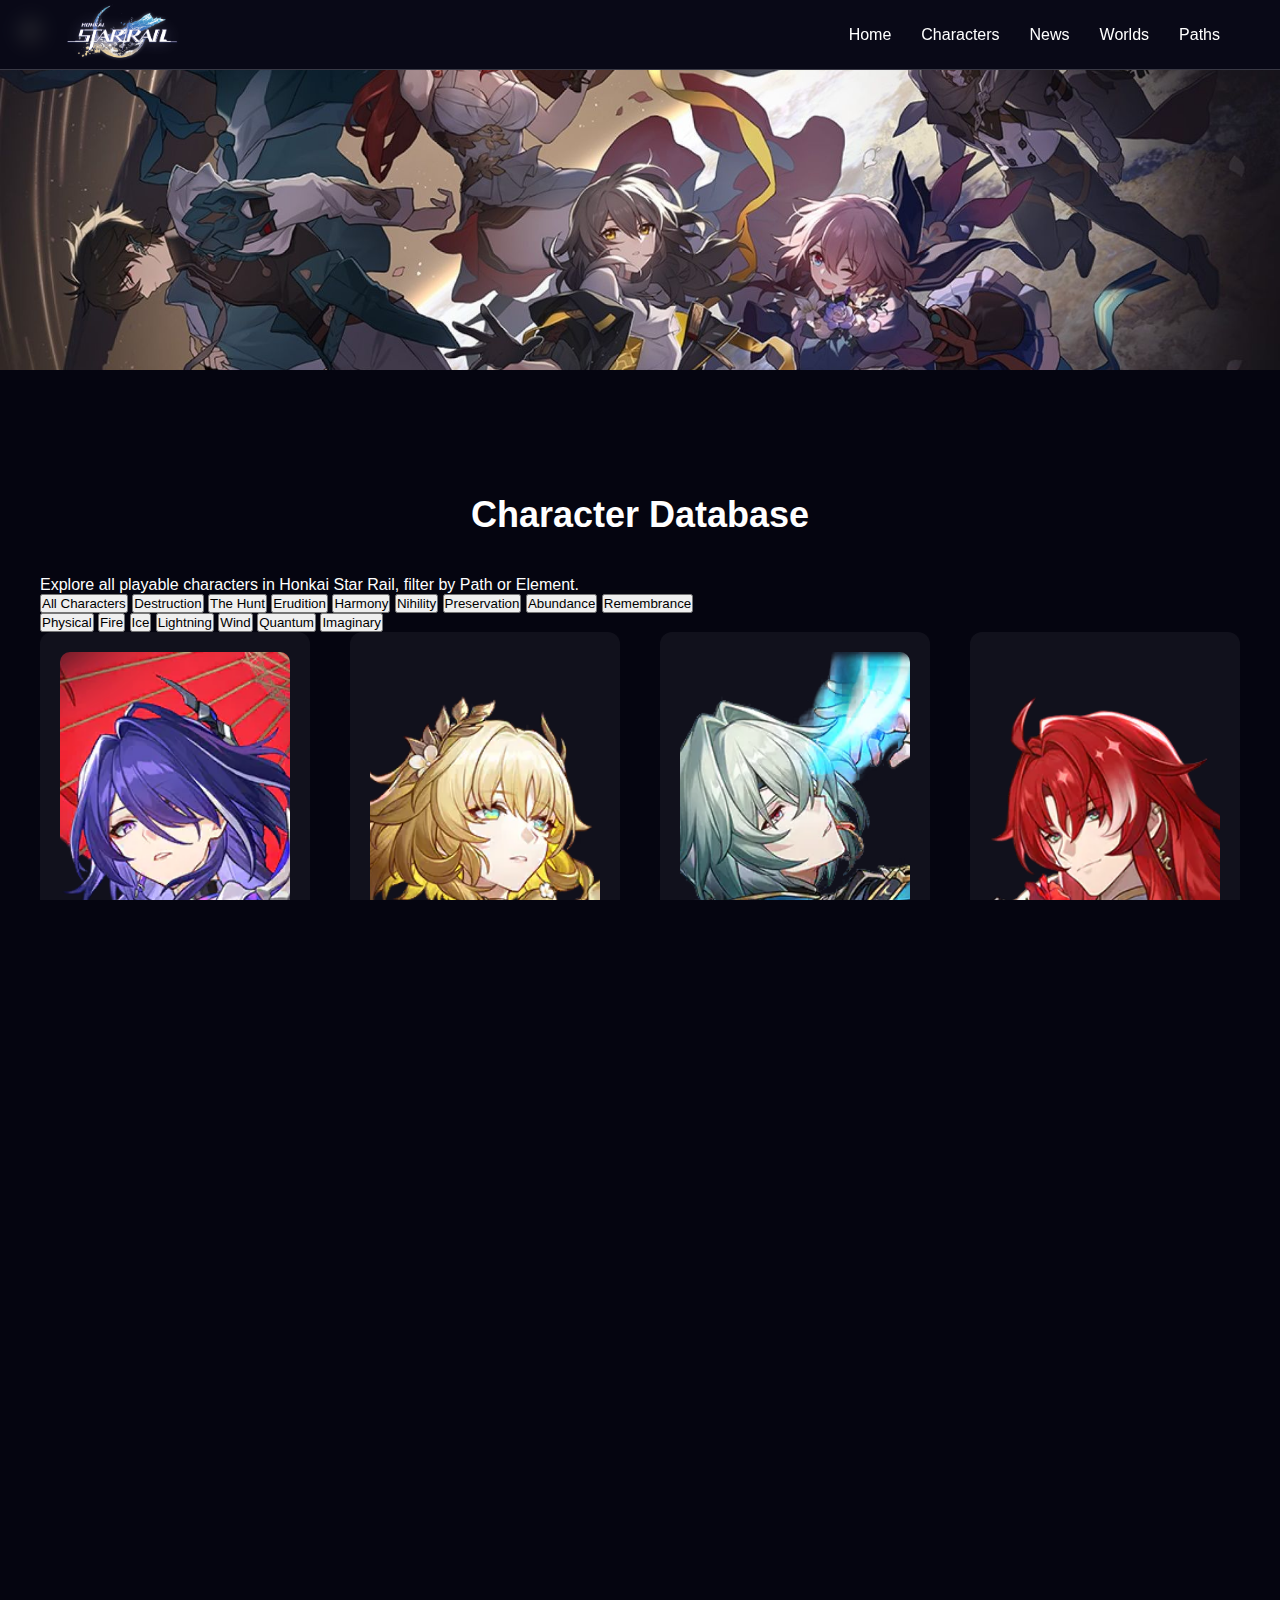
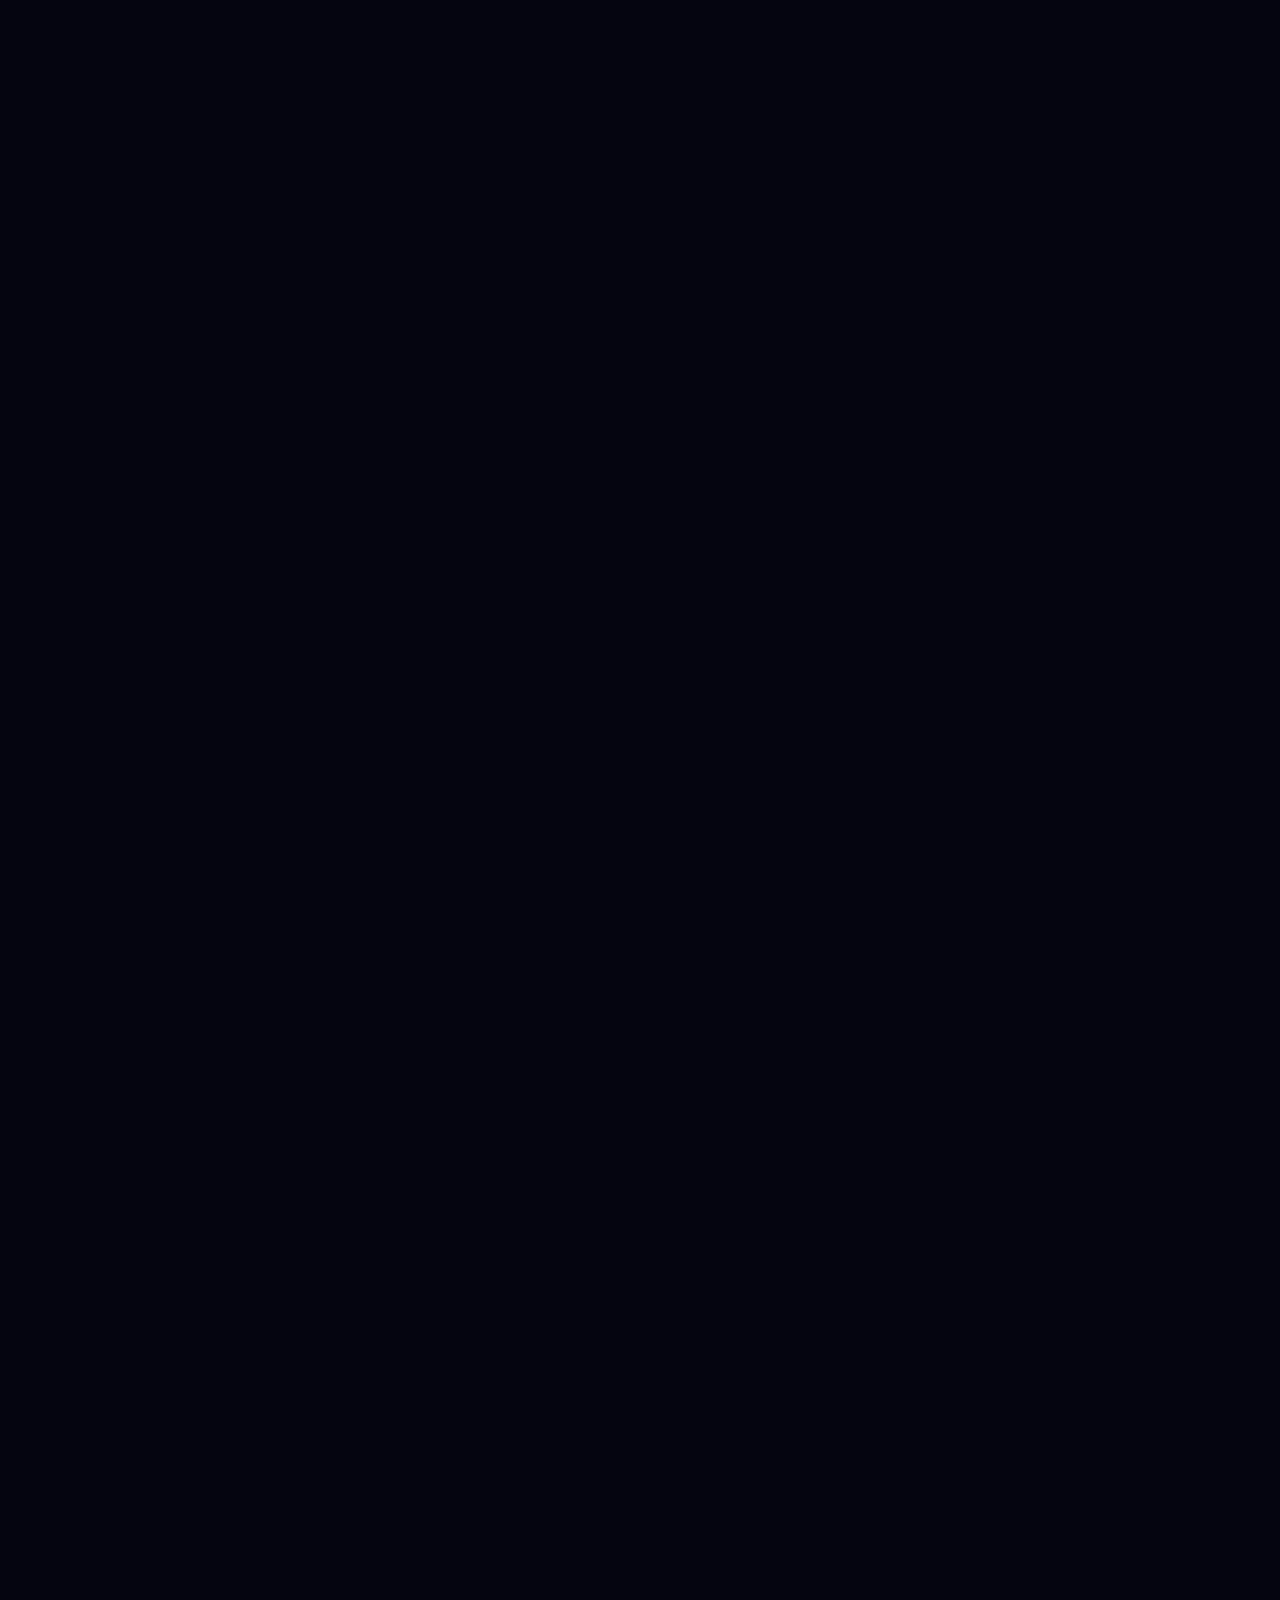
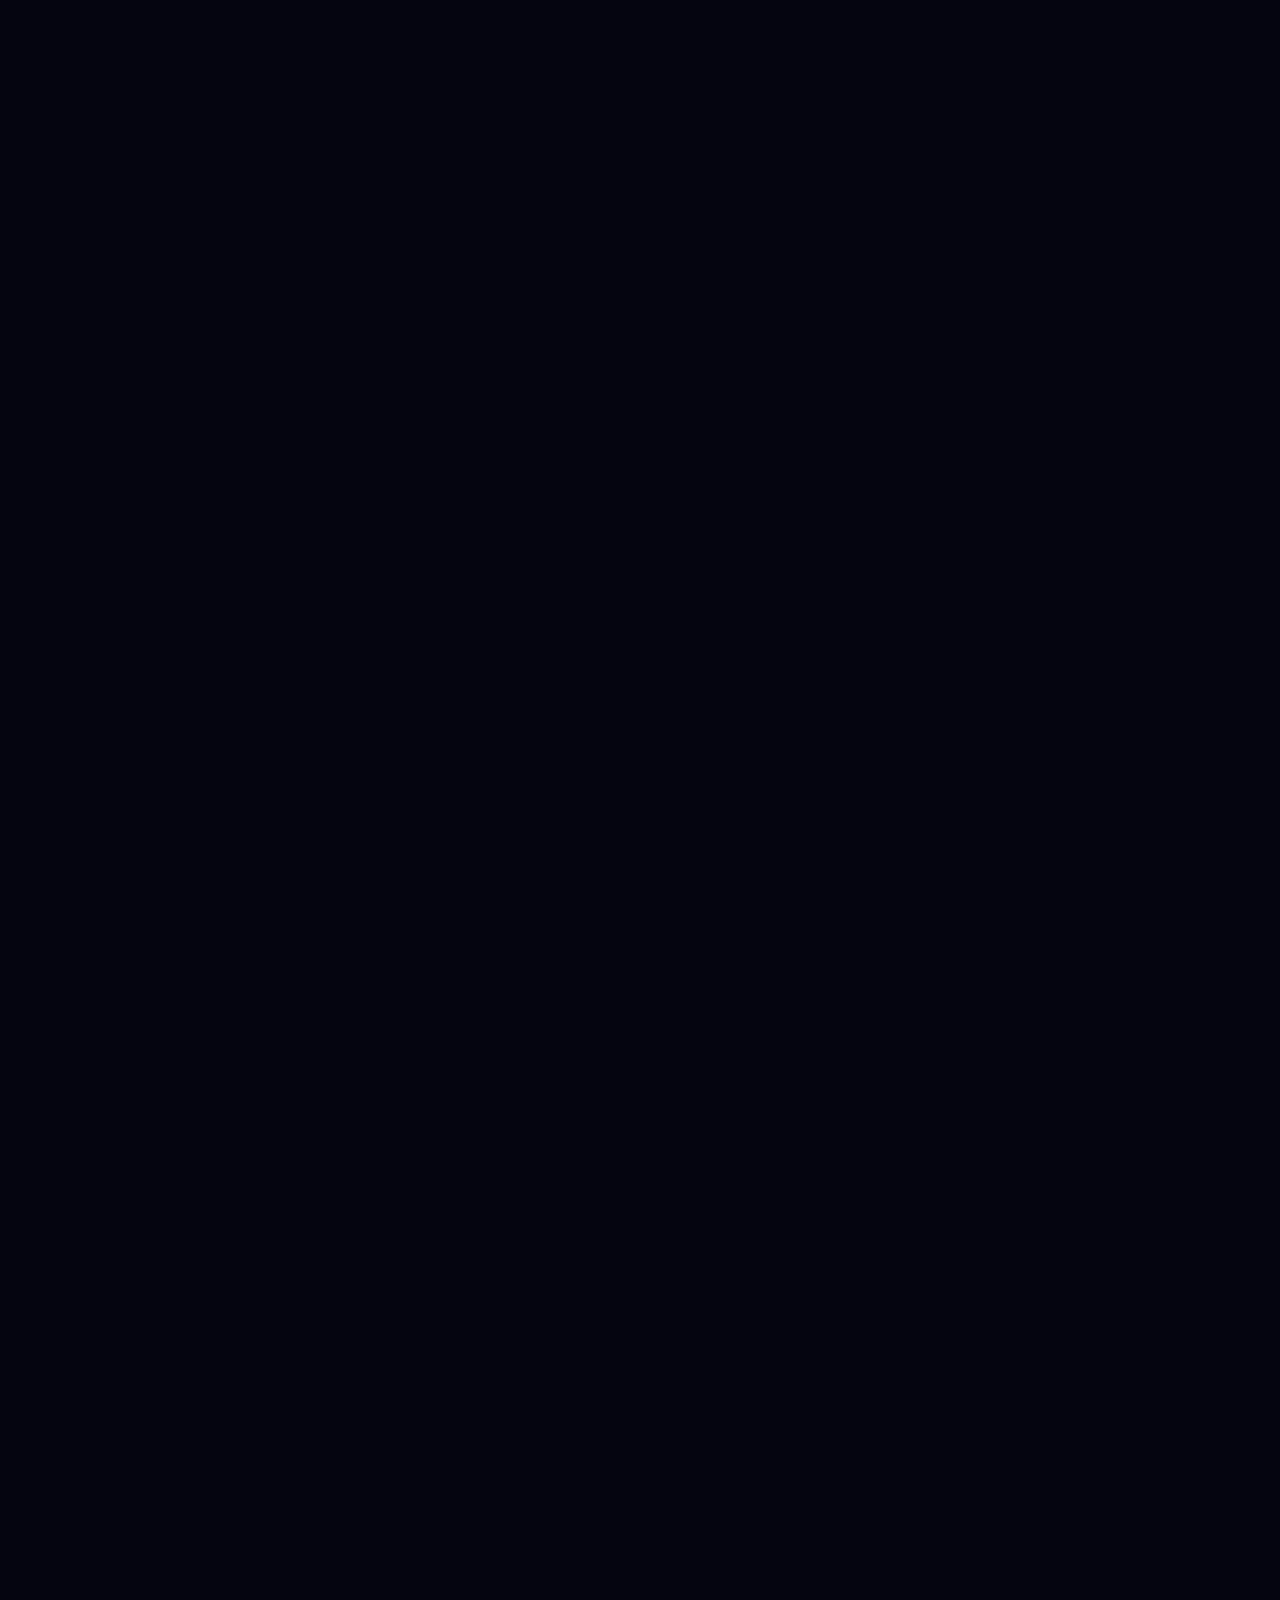
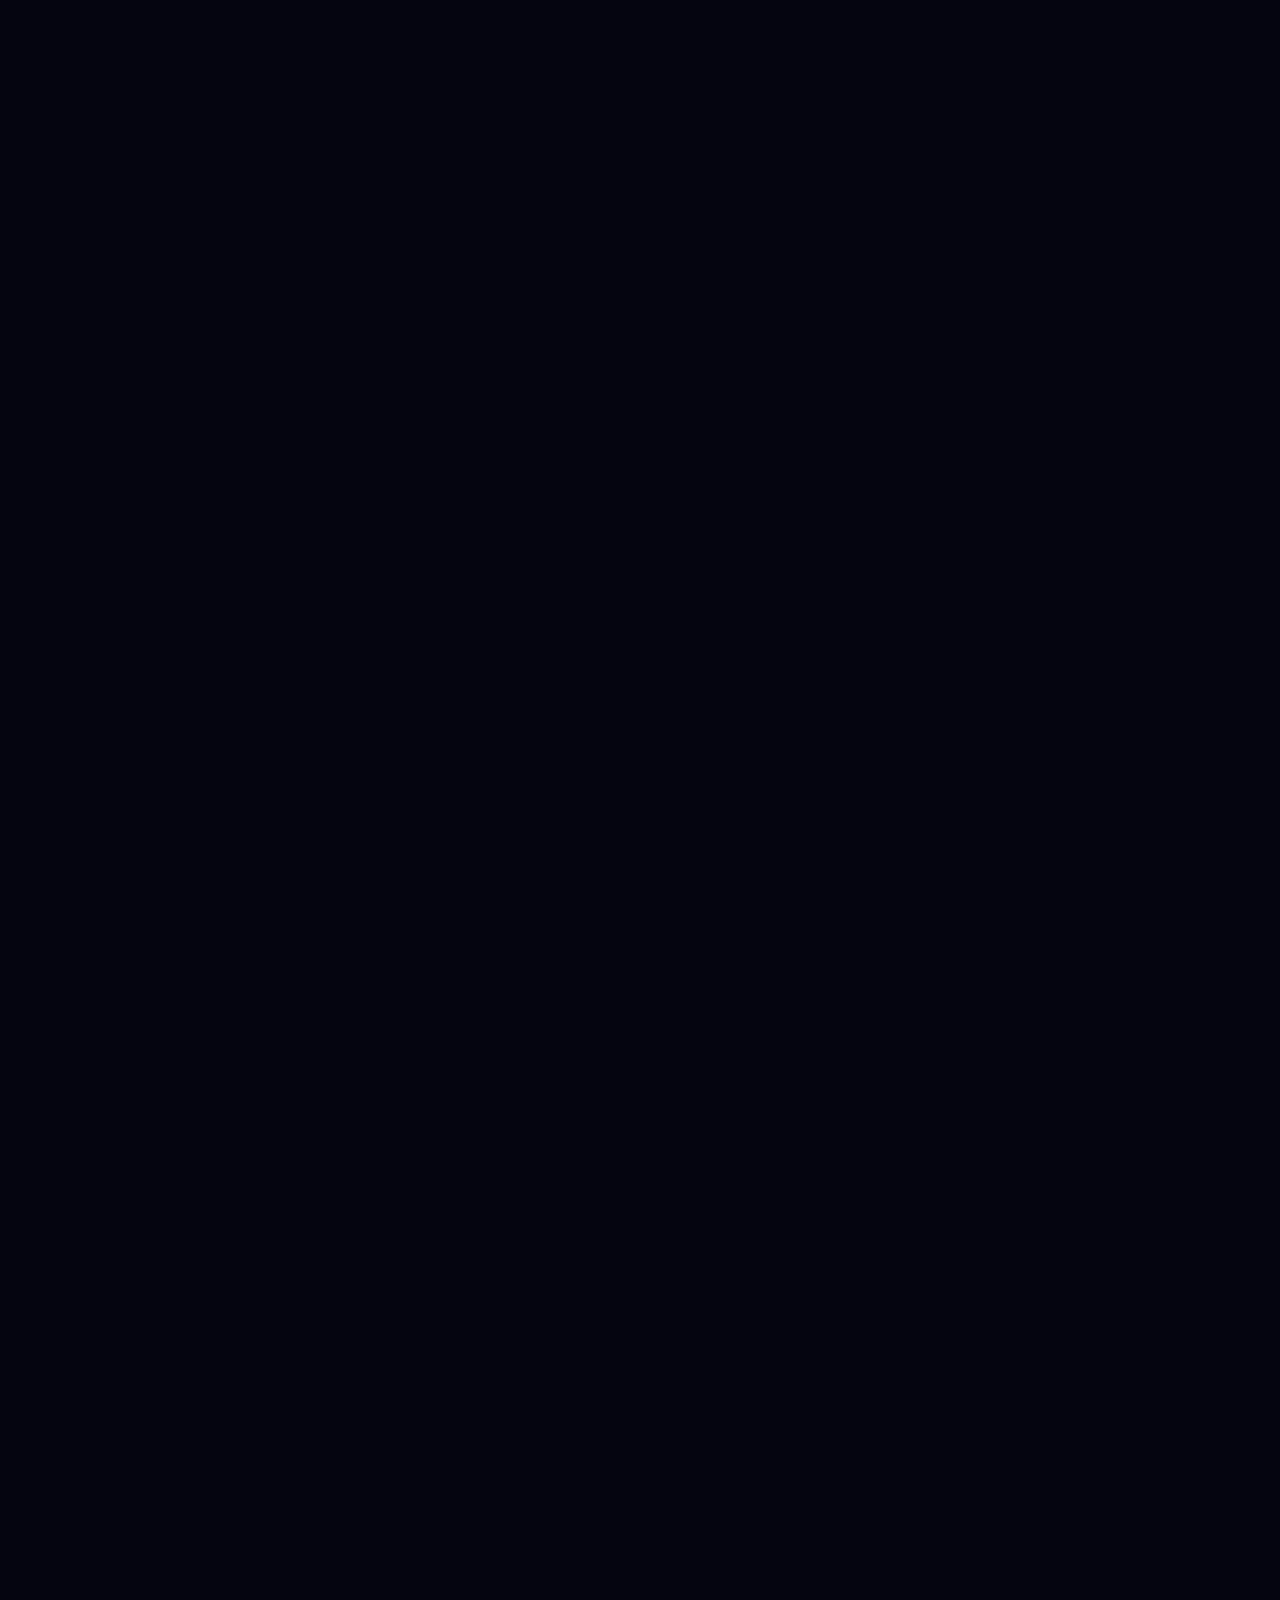
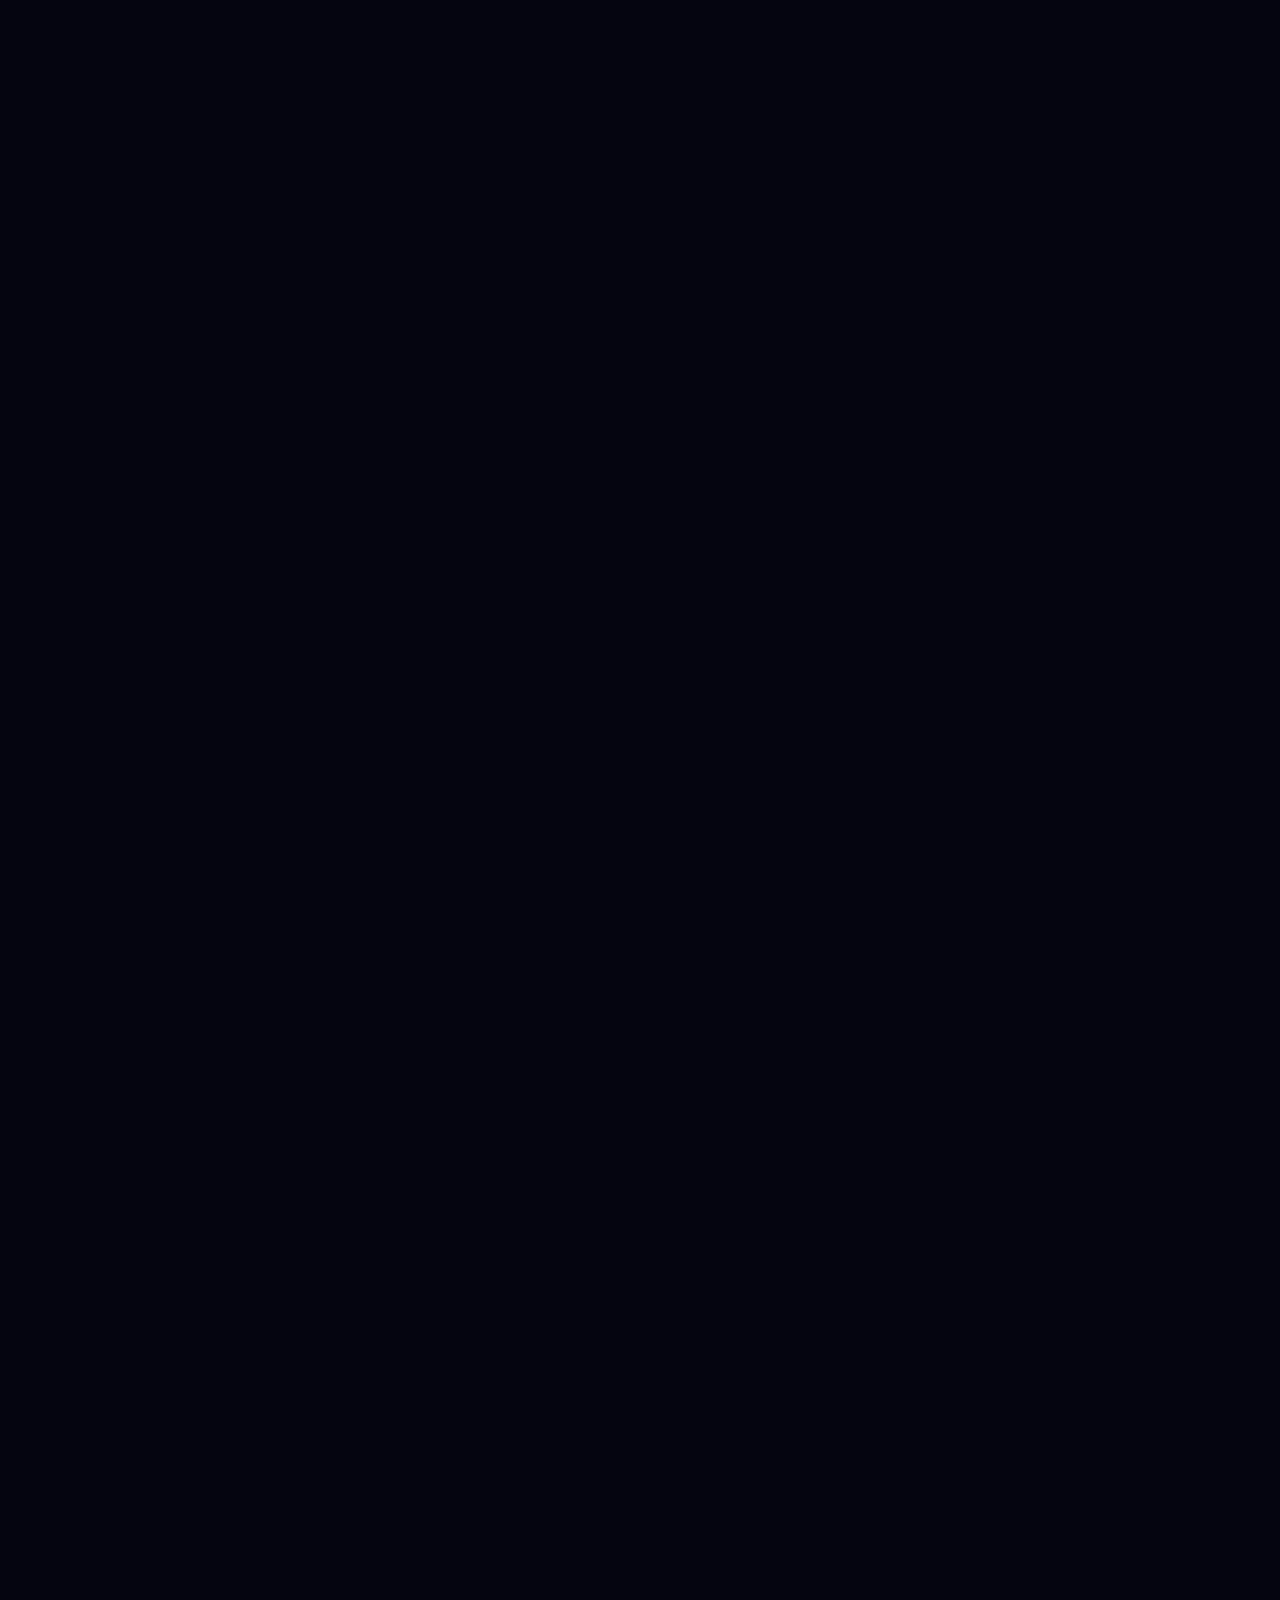
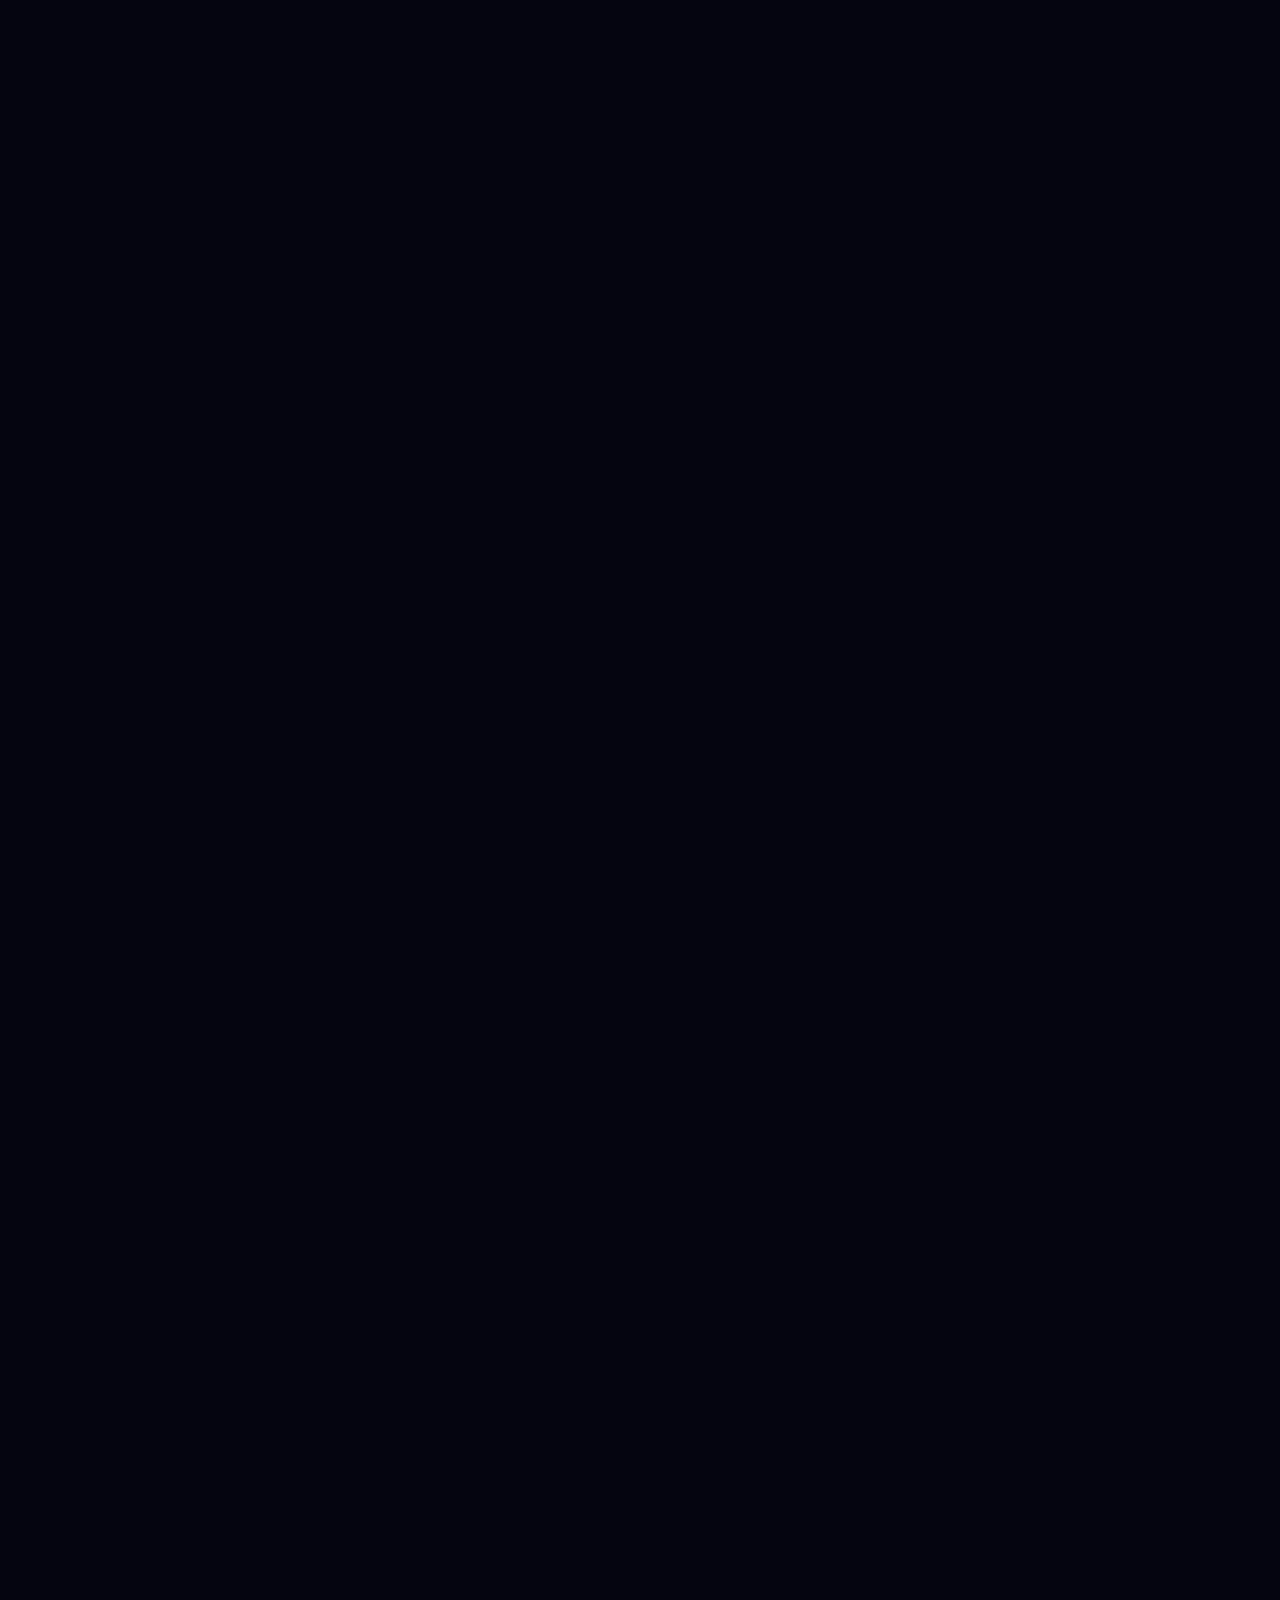
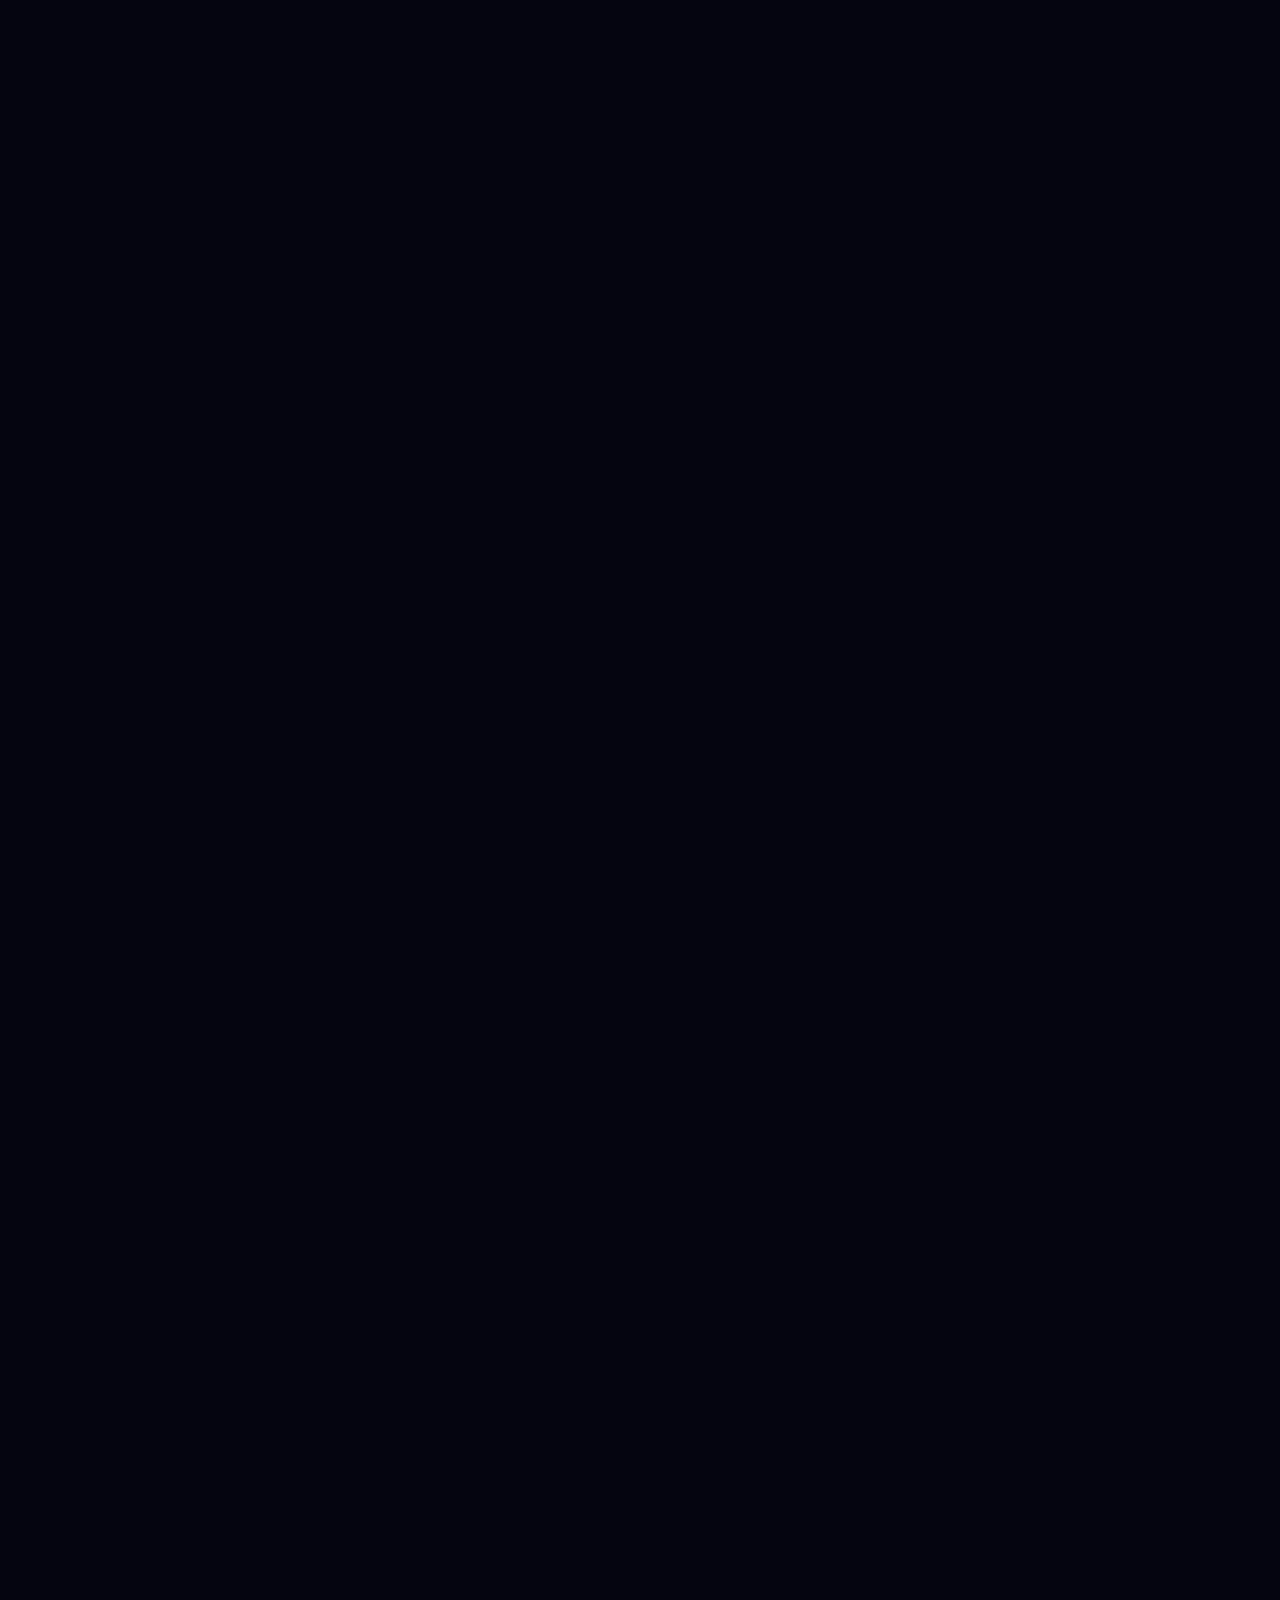
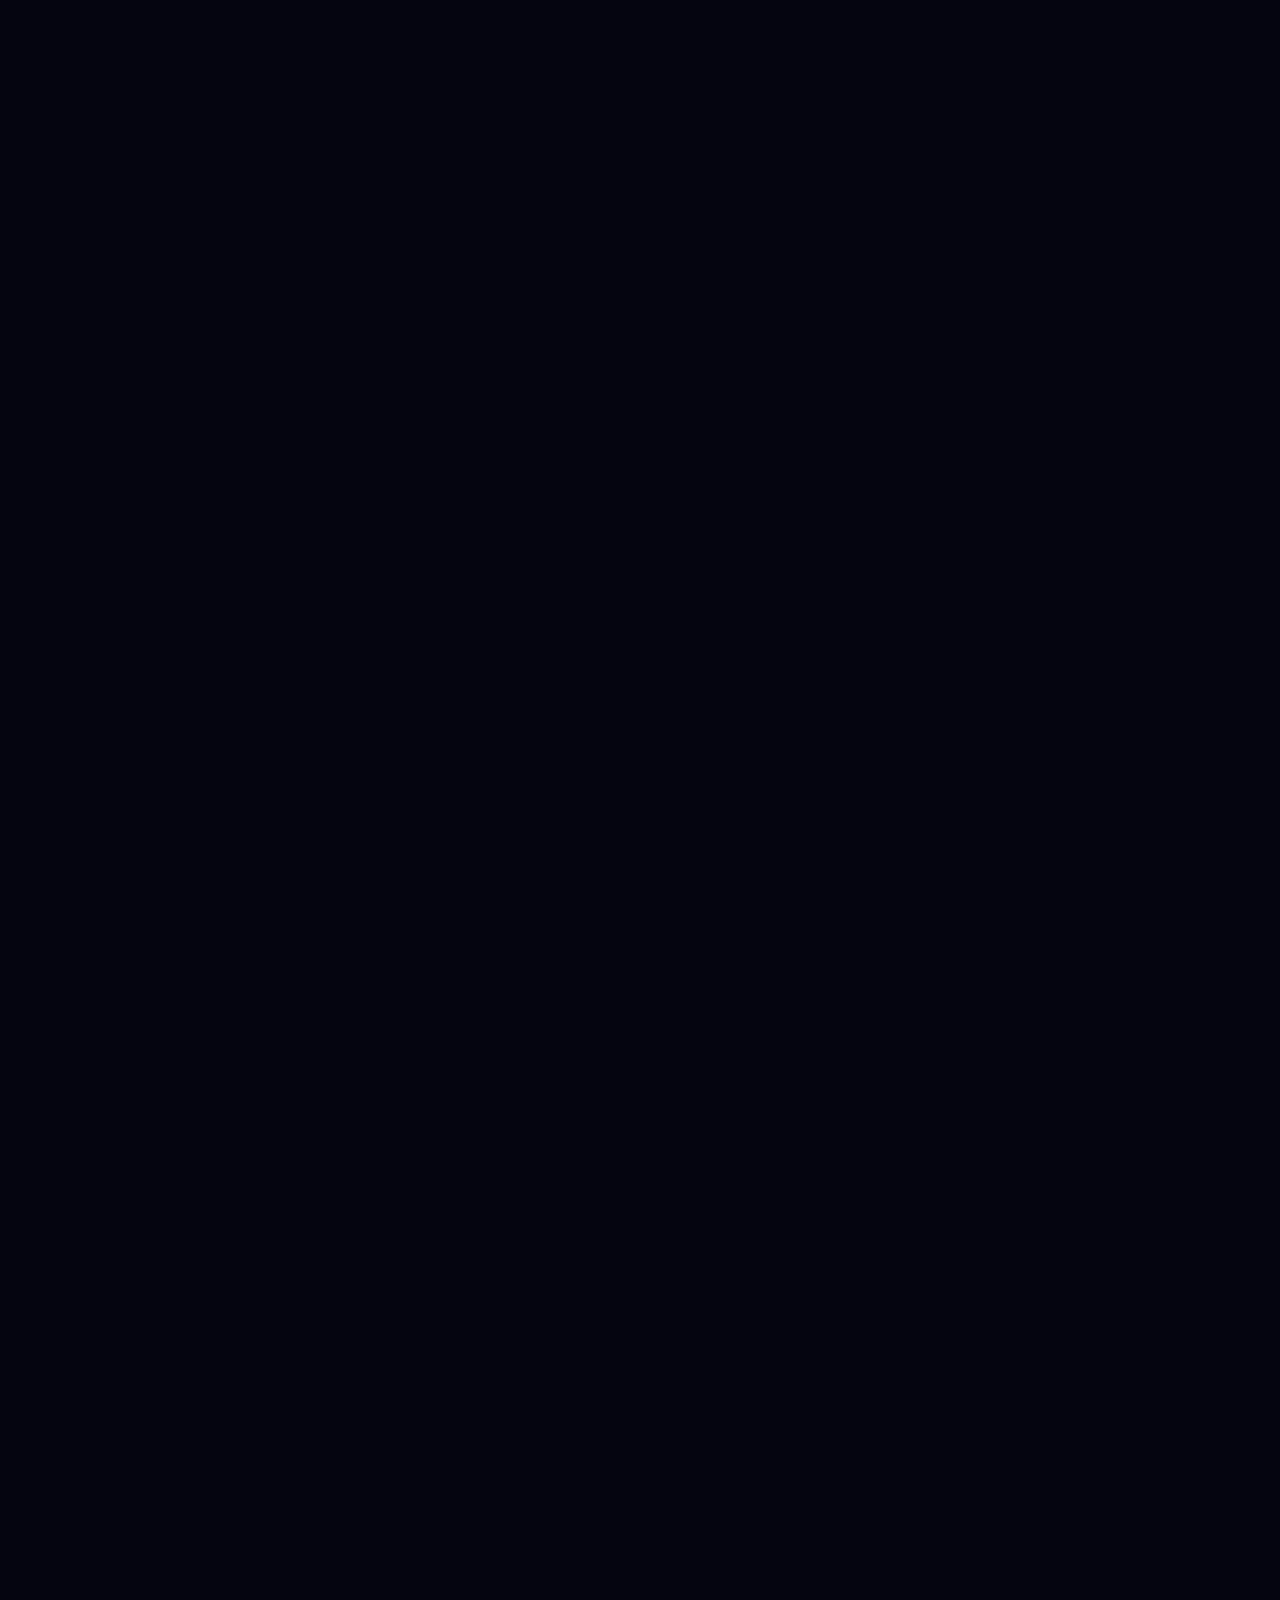
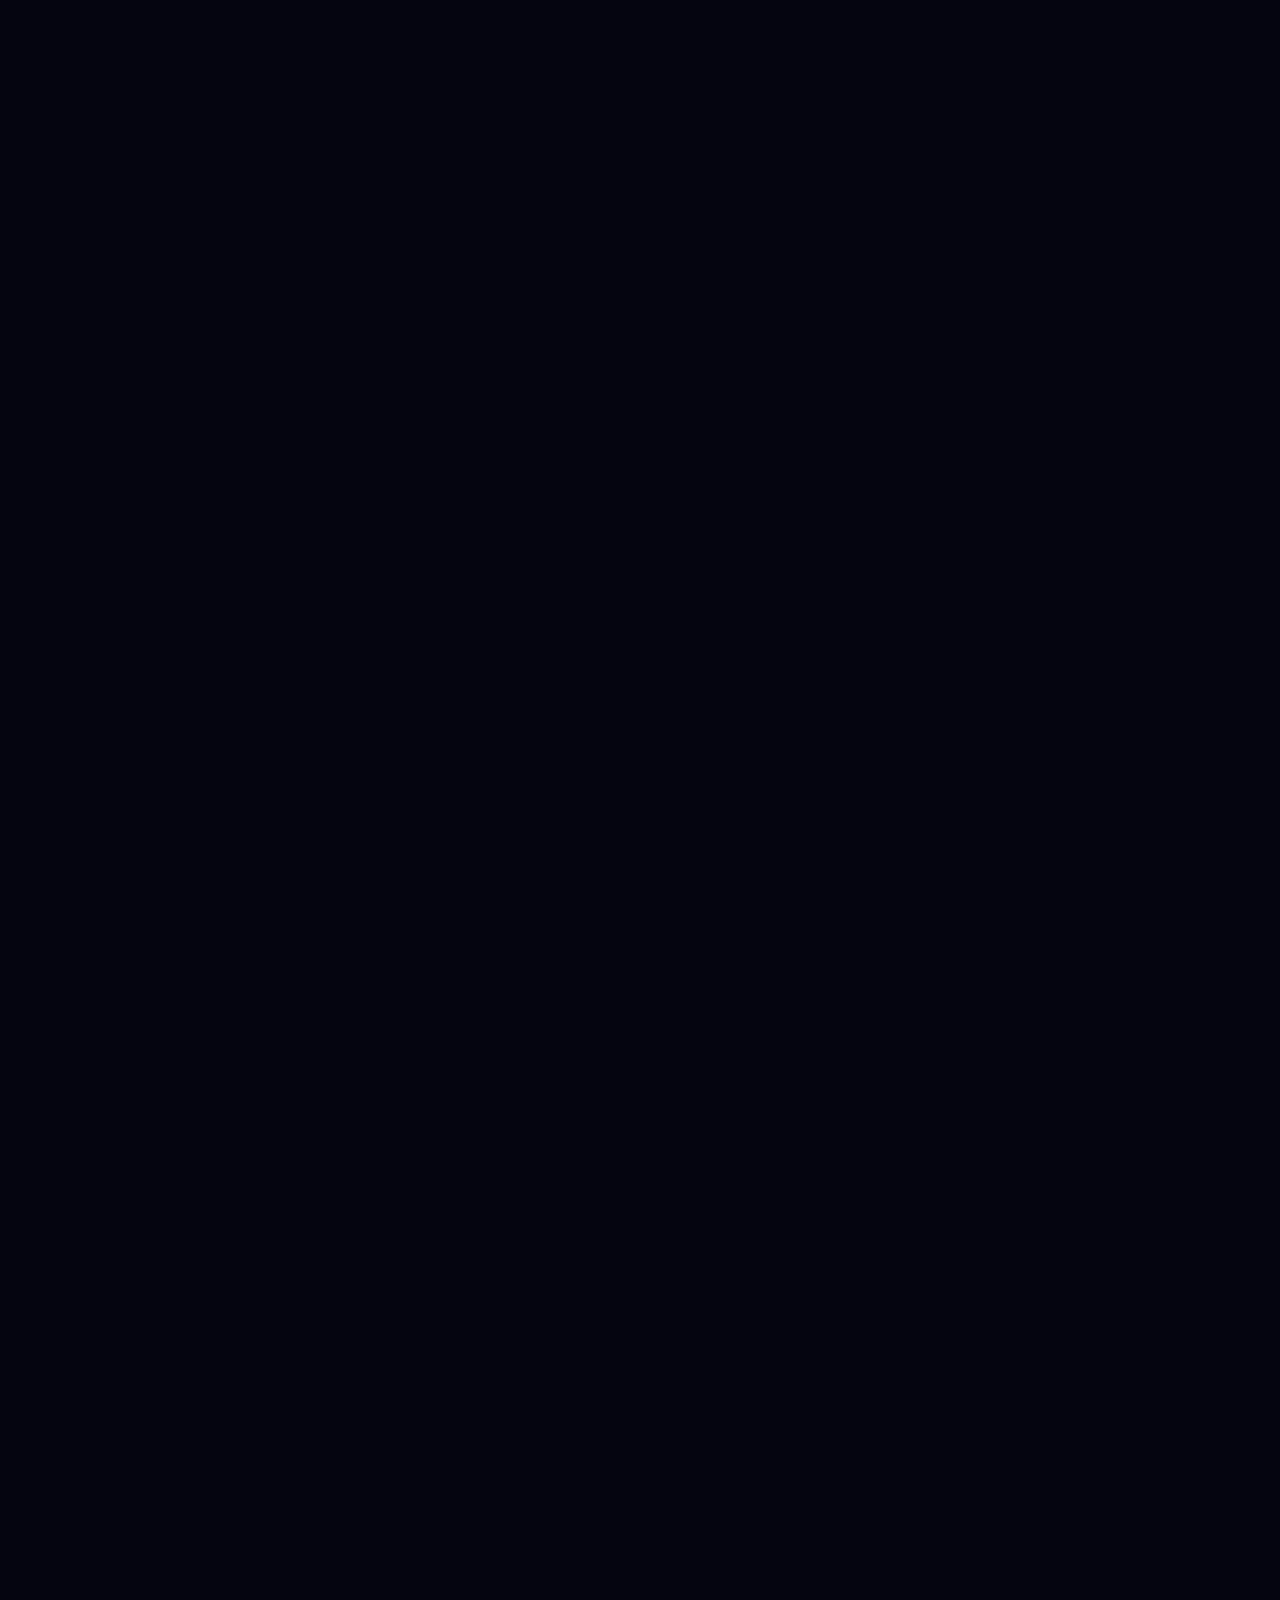
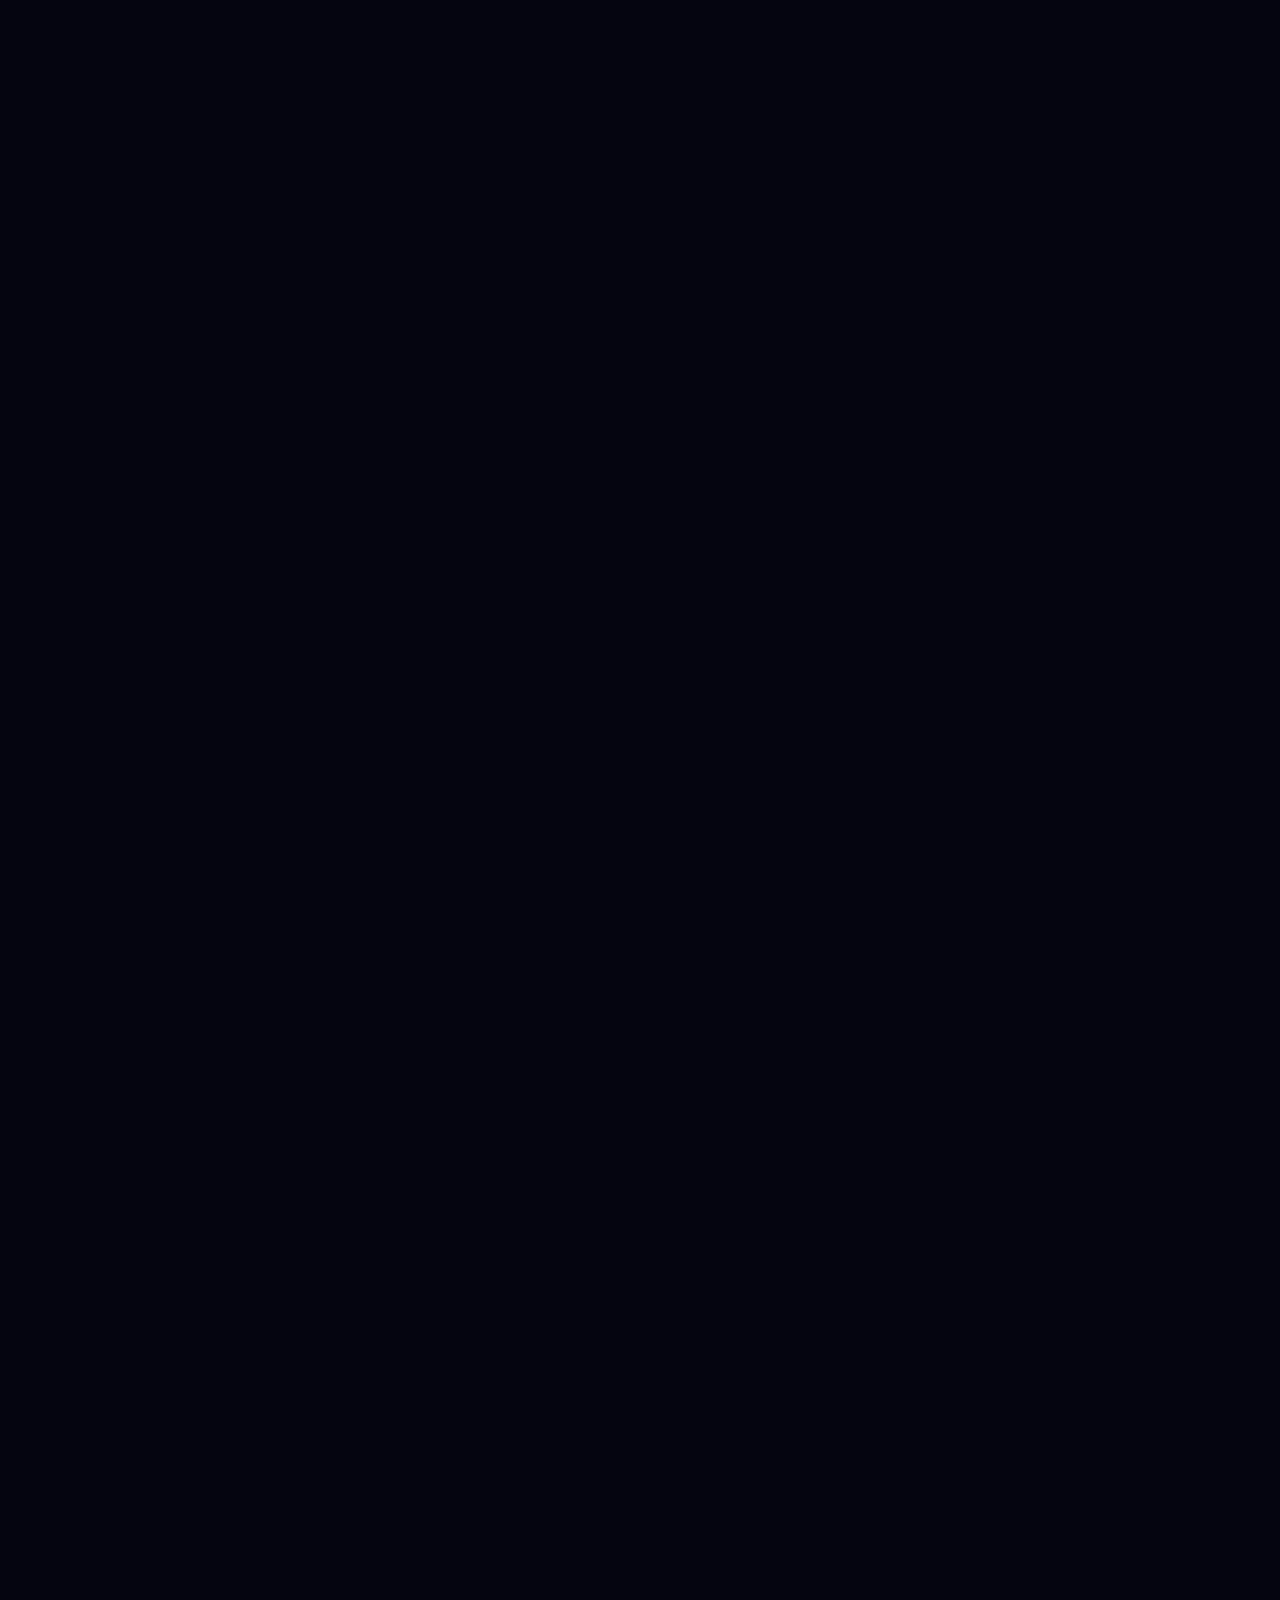
<file: Character.html>
<!DOCTYPE html>
<html lang="en">
<head>
  <meta charset="UTF-8">
  <meta name="viewport" content="width=device-width, initial-scale=1.0">
  <link rel="stylesheet" href="css/index.css">
  <script src="/javascript/Cscript.js"></script>
  <title>Characters - Honkai Star Rail</title>
</head>
<body>

<header>
  <div class="logo-container">
    <a href="index.html">
      <img src="/images/logos/HSR Logo.png" alt="Honkai Star Rail Logo" class="logo">
    </a>
  </div>
  <nav>
    <ul class="navbar">
      <li><a href="index.html">Home</a></li>
      <li><a href="Character.html">Characters</a></li>
      <li><a href="News.html">News</a></li>
      <li><a href="planet.html">Worlds</a></li>
      <li><a href="Paths.html">Paths</a></li>
    </ul>
  </nav>
</header>

<div class="banner-image">
  <img src="images/backgrounds/characterbg.jpg" alt="Characters Banner" style="width: 100%; height: 300px; object-fit: cover;">
</div>

<main class="character-page">
  <h1 class="page-title">Character Database</h1>
  <p class="page-subtitle">Explore all playable characters in Honkai Star Rail, filter by Path or Element.</p>

  <!-- Filter Buttons -->
  <div class="filter-container">
    <button class="filter-button active" data-filter="all">All Characters</button>
    <button class="filter-button" data-filter="path-destruction">Destruction</button>
    <button class="filter-button" data-filter="path-hunt">The Hunt</button>
    <button class="filter-button" data-filter="path-erudition">Erudition</button>
    <button class="filter-button" data-filter="path-harmony">Harmony</button>
    <button class="filter-button" data-filter="path-nihility">Nihility</button>
    <button class="filter-button" data-filter="path-preservation">Preservation</button>
    <button class="filter-button" data-filter="path-abundance">Abundance</button>
    <button class="filter-button" data-filter="path-remembrance">Remembrance</button>
  </div>

  <div class="filter-container">
    <button class="filter-button" data-filter="element-physical">Physical</button>
    <button class="filter-button" data-filter="element-fire">Fire</button>
    <button class="filter-button" data-filter="element-ice">Ice</button>
    <button class="filter-button" data-filter="element-lightning">Lightning</button>
    <button class="filter-button" data-filter="element-wind">Wind</button>
    <button class="filter-button" data-filter="element-quantum">Quantum</button>
    <button class="filter-button" data-filter="element-imaginary">Imaginary</button>
  </div>

  <!-- Character Grid - Will be populated by JavaScript -->
  <div id="characterGrid" class="character-grid">
    <!-- Characters will be inserted here -->
  </div>
</main>

<footer class="site-footer">
  <div class="footer-logos">
    <img src="/images/logos/HSR Logo.png" alt="Star Rail Logo" class="footer-logo">
    <img src="/images/logos/HSRworldtour.png" alt="World Tour Logo" class="footer-logo">
  </div>
  
  <div class="footer-nav">
    <a href="https://hsr.hoyoverse.com/en-us/company/privacy">Privacy Policy</a>
    <a href="https://hsr.hoyoverse.com/en-us/company/terms">Terms of Service</a>
    <a href="https://www.hoyoverse.com/en-us/about-us?utm_source=hsr&utm_medium=footer">About Us</a>
    <a href="https://cs.hoyoverse.com/static/hoyoverse-new-csc-service-hall-fe/index.html?page_id=19&login_type=visitor&game_biz=platform_hyvpass&lang=en-us&utm_source=genshin&utm_medium=footer">Help Center</a>
  </div>
  
  <div class="footer-rating">
    <img src="/images/logos/rating.png" alt="ESRB Rating" class="rating-logo">
  </div>
  
  <div class="footer-legal">
    <p>"PlayStation Family Mark", "PlayStation" and "PS5 logo" are registered trademarks or trademarks of Sony Interactive Entertainment Inc.</p>
    <p>Epic, Epic Games, Epic Games Store, the Epic Games Store logo, and Epic Online Services are trademarks and/or registered trademarks of Epic Games. All other trademarks are the property of their respective owners.</p>
  </div>
  
  <div class="footer-company">
    <img src="/images/logos/Hoyoverse.png" alt="HoYoverse Logo" class="company-logo">
    <p>&copy; 2025 Honkai Star Rail Fan Site. All rights reserved.</p>
  </div>
</footer>
</body>
</html>
</file>
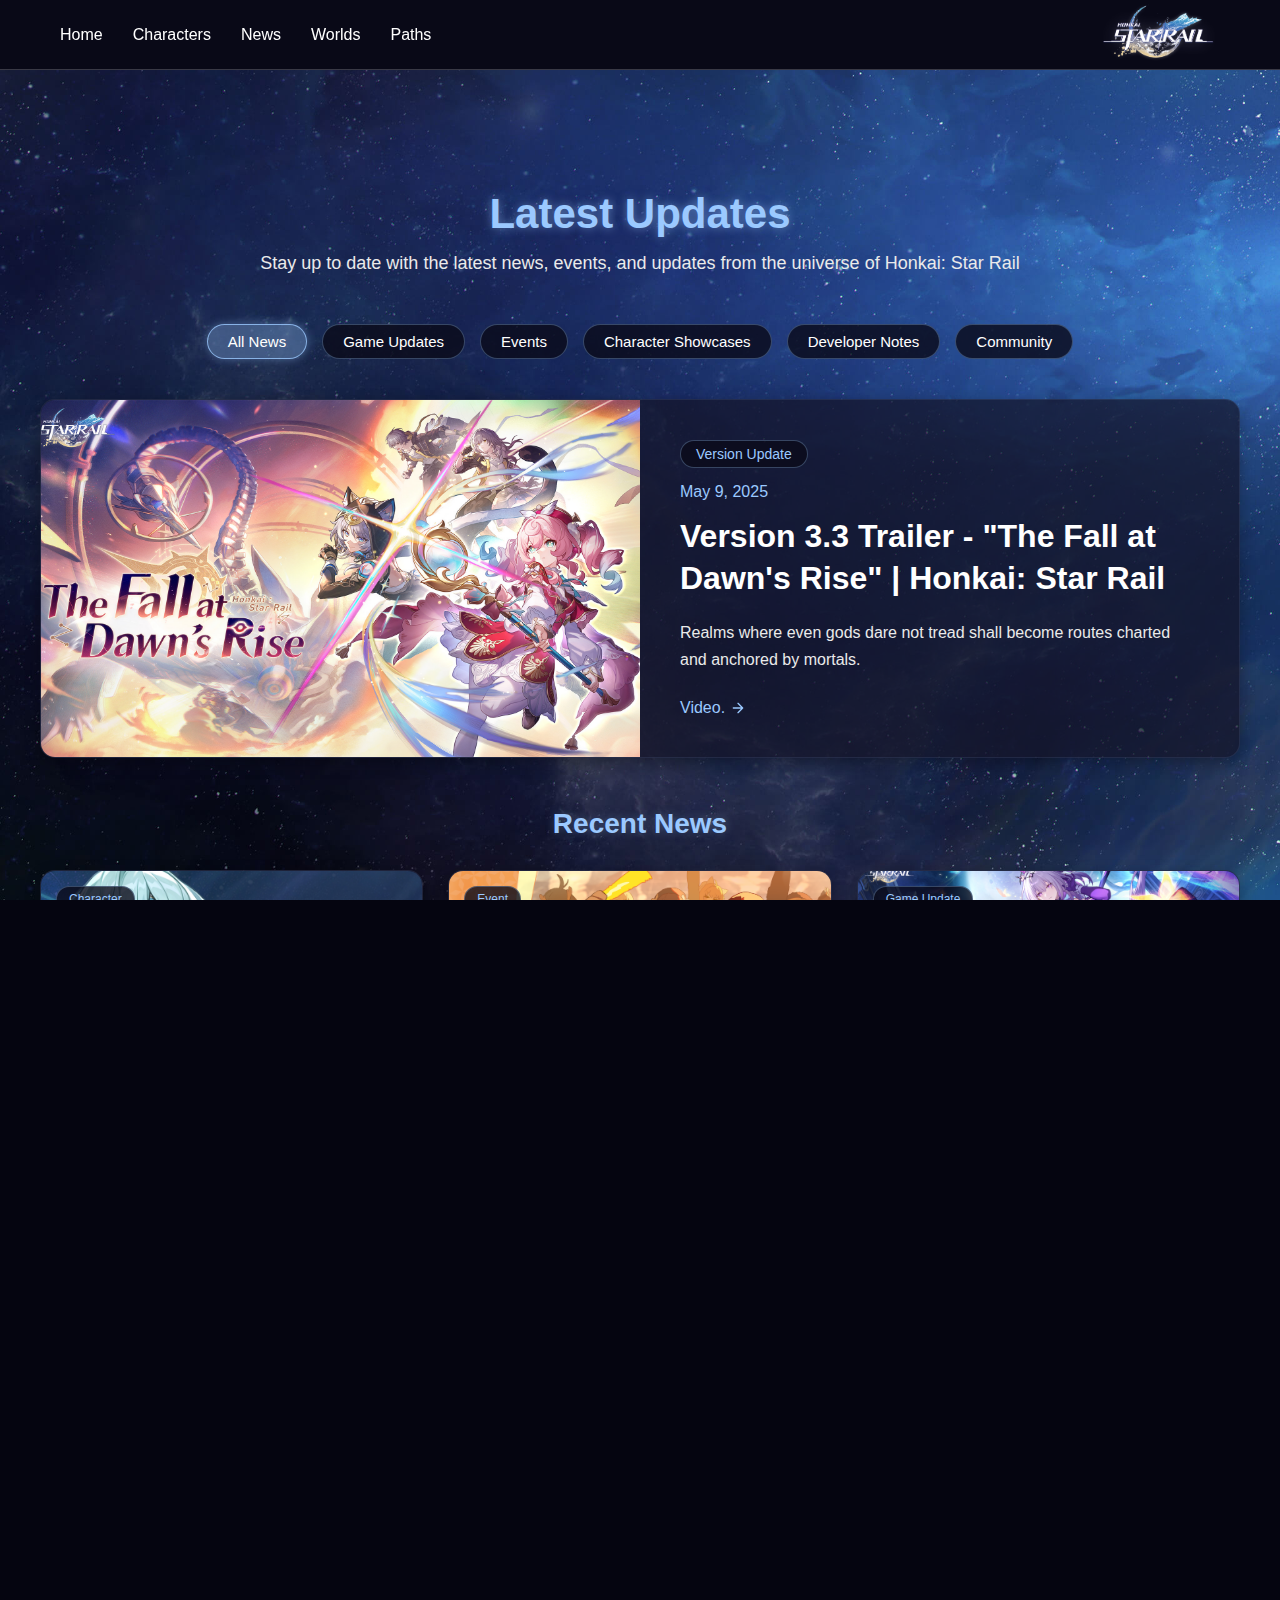
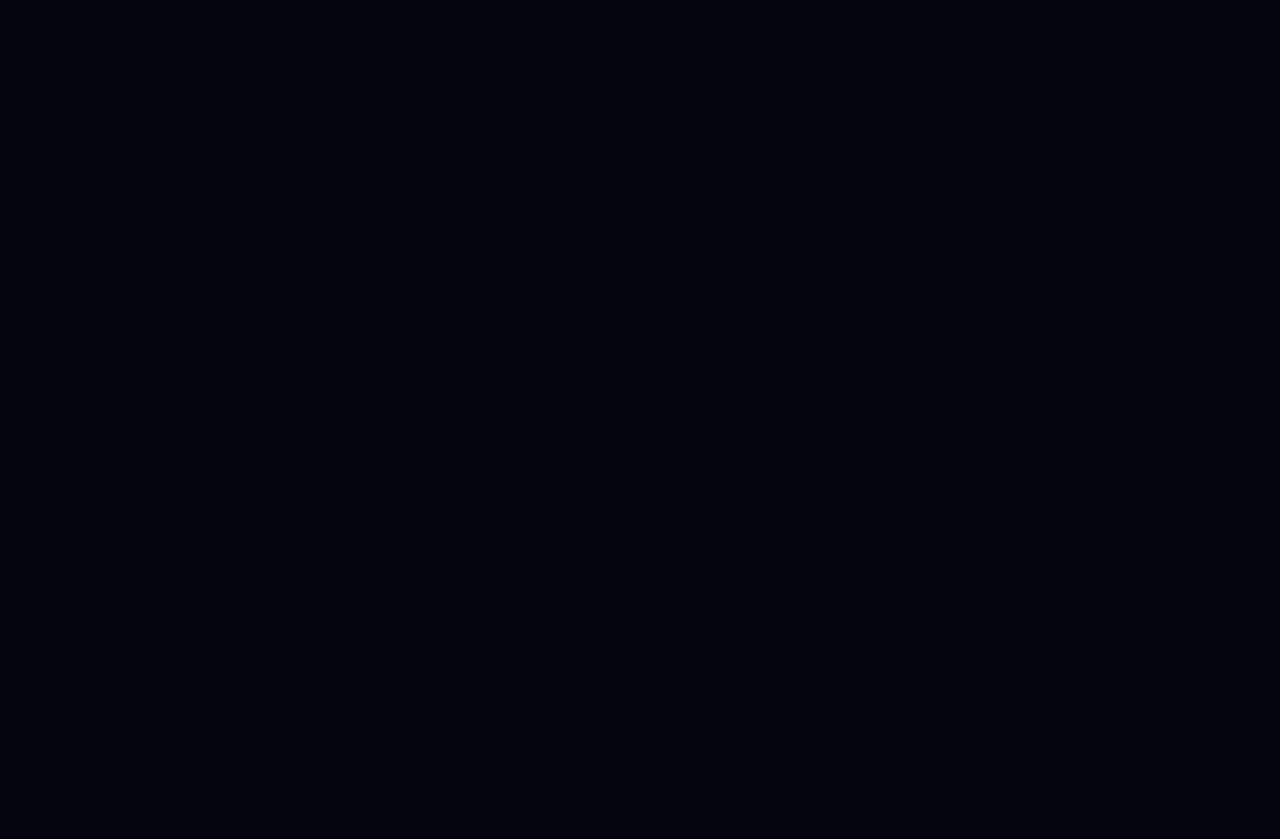
<file: news.html>
<!DOCTYPE html>
<html lang="en">
<head>
    <meta charset="UTF-8">
    <meta name="viewport" content="width=device-width, initial-scale=1.0">
     <link rel="stylesheet" href="css/news.css">
    <title>News - Honkai Star Rail</title>
    <script src="/javascript/Nscript.js"></script>
</head>
<body>
<header>
  <nav>
    <ul class="navbar">
      <li><a href="index.html">Home</a></li>
      <li><a href="Character.html">Characters</a></li>
      <li><a href="News.html">News</a></li>
      <li><a href="planet.html">Worlds</a></li>
      <li><a href="Paths.html">Paths</a></li>
    </ul>
  </nav>
  <div class="logo-container">
    <a href="index.html">
      <img src="/images/logos/HSR Logo.png" alt="Honkai Star Rail Logo" class="logo">
    </a>
  </div>
</header>

<main class="news-page">
        <div class="news-header">
            <h1 class="news-title">Latest Updates</h1>
            <p class="news-subtitle">Stay up to date with the latest news, events, and updates from the universe of Honkai: Star Rail</p>
        </div>

        <div class="news-filters">
            <button class="filter-btn active">All News</button>
            <button class="filter-btn">Game Updates</button>
            <button class="filter-btn">Events</button>
            <button class="filter-btn">Character Showcases</button>
            <button class="filter-btn">Developer Notes</button>
            <button class="filter-btn">Community</button>
        </div>

        <div class="news-container">
            <div class="featured-news">
                <div class="featured-news-card">
                    <div class="featured-img-container">
                        <img src="images/backgrounds/fallatdawn.jpg" alt="Featured News" class="featured-img">
                    </div>
                    <div class="featured-content">
                        <span class="featured-category">Version Update</span>
                        <div class="featured-date">May 9, 2025</div>
                        <h2 class="featured-title">Version 3.3 Trailer - "The Fall at Dawn's Rise" | Honkai: Star Rail</h2>
                        <p class="featured-excerpt">Realms where even gods dare not tread shall become routes charted and anchored by mortals.</p>
                        <a href="#" class="featured-read-more" >
                            Video. 
                            <svg class="read-more-icon" width="16" height="16" viewBox="0 0 24 24" fill="none" xmlns="http://www.w3.org/2000/svg">
                                <path d="M5 12H19M19 12L12 5M19 12L12 19" stroke="currentColor" stroke-width="2" stroke-linecap="round" stroke-linejoin="round"/>
                            </svg>
                        </a>
                    </div>
                </div>
            </div>

            <h2 class="section-title">Recent News</h2>

            <div class="news-grid">
                <!-- News Card 1 -->
                <div class="news-card">
                    <div class="news-img-container">
                        <img src="/images/backgrounds/anaxanews.jpg" alt="News Image" class="news-img">
                        <span class="news-category">Character</span>
                    </div>
                    <div class="news-content">
                        <div class="news-date">April 25, 2025</div>
                        <h3 class="news-card-title">Anaxa Trailer - "The Sin of Pride" | Honkai: Star Rail</h3>
                        <p class="news-excerpt">Yes. I, Anaxagoras, proclaim it with absolute certainty!</p>
                        <a href="#" class="read-more">
                            Video.
                            <svg class="read-more-icon" width="16" height="16" viewBox="0 0 24 24" fill="none" xmlns="http://www.w3.org/2000/svg">
                                <path d="M5 12H19M19 12L12 5M19 12L12 19" stroke="currentColor" stroke-width="2" stroke-linecap="round" stroke-linejoin="round"/>
                            </svg>
                        </a>
                    </div>
                </div>

                <!-- News Card 2 -->
                <div class="news-card">
                    <div class="news-img-container">
                        <img src="/images/backgrounds/tribs.png" alt="News Image" class="news-img">
                        <span class="news-category">Event</span>
                    </div>
                    <div class="news-content">
                        <div class="news-date">April 24, 2025</div>
                        <h3 class="news-card-title">Honkai: Star Rail Two-Year Anniversary Special Animation: On the Journey</h3>
                        <p class="news-excerpt">Behold the infinite possibilities of the vast cosmos. The silver rail has extended unto the stars...Now is the time to Trailblaze! May your journey be fruitful!</p>
                        <a href="#" class="read-more">
                            Video.
                            <svg class="read-more-icon" width="16" height="16" viewBox="0 0 24 24" fill="none" xmlns="http://www.w3.org/2000/svg">
                                <path d="M5 12H19M19 12L12 5M19 12L12 19" stroke="currentColor" stroke-width="2" stroke-linecap="round" stroke-linejoin="round"/>
                            </svg>
                        </a>
                    </div>
                </div>

                <!-- News Card 3 -->
                <div class="news-card">
                    <div class="news-img-container">
                        <img src="/images/backgrounds/castoricenews.jpg" alt="News Image" class="news-img">
                        <span class="news-category">Game Update</span>
                    </div>
                    <div class="news-content">
                        <div class="news-date">March 28, 2025</div>
                        <h3 class="news-card-title">Version 3.2 Trailer: "Through the Petals in the Land of Repose" | Honkai: Star Rail</h3>
                        <p class="news-excerpt">Those from the past rush by in a fleeting lifetime, those from the future stretch into an endless night — oh, lost wanderer, cross that uncharted River of Souls, and step into the blooming fields of Antila flowers.</p>
                        <a href="#" class="read-more">
                            Video.
                            <svg class="read-more-icon" width="16" height="16" viewBox="0 0 24 24" fill="none" xmlns="http://www.w3.org/2000/svg">
                                <path d="M5 12H19M19 12L12 5M19 12L12 19" stroke="currentColor" stroke-width="2" stroke-linecap="round" stroke-linejoin="round"/>
                            </svg>
                        </a>
                    </div>
                </div>

                <!-- News Card 4 -->
                <div class="news-card">
                    <div class="news-img-container">
                        <img src="/images/backgrounds/sundaynews.jpg" alt="News Image" class="news-img">
                        <span class="news-category">Community</span>
                    </div>
                    <div class="news-content">
                        <div class="news-date">April 28, 2025</div>
                        <h3 class="news-card-title">Honkai: Star Rail Concert Animated Commercial: "Filming in Progress""</h3>
                        <p class="news-excerpt">The Cosmos Resonates for You!</p>
                        <a href="#" class="read-more">
                            Video.
                            <svg class="read-more-icon" width="16" height="16" viewBox="0 0 24 24" fill="none" xmlns="http://www.w3.org/2000/svg">
                                <path d="M5 12H19M19 12L12 5M19 12L12 19" stroke="currentColor" stroke-width="2" stroke-linecap="round" stroke-linejoin="round"/>
                            </svg>
                        </a>
                    </div>
                </div>

                <!-- News Card 5 -->
                <div class="news-card">
                    <div class="news-img-container">
                        <img src="/images/backgrounds/mydeinews.jpg" alt="News Image" class="news-img">
                        <span class="news-category">Developer Notes</span>
                    </div>
                    <div class="news-content">
                        <div class="news-date">March 12, 2025</div>
                        <h3 class="news-card-title">Keeping Up With Star Rail — "Mydei: 'Performance Boosters' Don't Exist in a Kremnoan's Dictionary" | Honkai: Star Rail</h3>
                        <p class="news-excerpt">Breaking news from the fitness community: Mr. Mydei has been elected as the Amphorean Public Fitness Ambassador."</p>
                        <a href="#" class="read-more">
                            Video.
                            <svg class="read-more-icon" width="16" height="16" viewBox="0 0 24 24" fill="none" xmlns="http://www.w3.org/2000/svg">
                                <path d="M5 12H19M19 12L12 5M19 12L12 19" stroke="currentColor" stroke-width="2" stroke-linecap="round" stroke-linejoin="round"/>
                            </svg>
                        </a>
                    </div>
                </div>

                <!-- News Card 6 -->
                <div class="news-card">
                    <div class="news-img-container">
                        <img src="/images/backgrounds/castoricenewsT.jpg" alt="News Image" class="news-img">
                        <span class="news-category">Community</span>
                    </div>
                    <div class="news-content">
                        <div class="news-date">April 5, 2025</div>
                        <h3 class="news-card-title">Golden Epic PV: "Life Awakens from the Night" | Honkai: Star Rail</h3>
                        <p class="news-excerpt">—Who will write the poem called "Castorice"</p>
                        <a href="#" class="read-more">
                            Video.
                            <svg class="read-more-icon" width="16" height="16" viewBox="0 0 24 24" fill="none" xmlns="http://www.w3.org/2000/svg">
                                <path d="M5 12H19M19 12L12 5M19 12L12 19" stroke="currentColor" stroke-width="2" stroke-linecap="round" stroke-linejoin="round"/>
                            </svg>
                        </a>
                    </div>
                </div>
            </div>

            <div class="pagination">
                <button class="page-btn page-arrow">
                    <svg width="20" height="20" viewBox="0 0 24 24" fill="none" xmlns="http://www.w3.org/2000/svg">
                        <path d="M19 12H5M5 12L12 19M5 12L12 5" stroke="currentColor" stroke-width="2" stroke-linecap="round" stroke-linejoin="round"/>
                    </svg>
                </button>
                <button class="page-btn active">1</button>
                <button class="page-btn">2</button>
                <button class="page-btn">3</button>
                <button class="page-btn">4</button>
                <button class="page-btn page-arrow">
                    <svg width="20" height="20" viewBox="0 0 24 24" fill="none" xmlns="http://www.w3.org/2000/svg">
                        <path d="M5 12H19M19 12L12 5M19 12L12 19" stroke="currentColor" stroke-width="2" stroke-linecap="round" stroke-linejoin="round"/>
                    </svg>
                </button>
            </div>
        </div>
    </main>

<footer class="site-footer">
    <div class="footer-logos">
        <img src="/images/logos/HSR Logo.png" alt="Star Rail Logo" class="footer-logo">
        <img src="/images/logos/HSRworldtour.png" alt="World Tour Logo" class="footer-logo">
    </div>
        
    <div class="footer-nav">
        <a href="https://hsr.hoyoverse.com/en-us/company/privacy">Privacy Policy</a>
        <a href="https://hsr.hoyoverse.com/en-us/company/terms">Terms of Service</a>
        <a href="https://www.hoyoverse.com/en-us/about-us?utm_source=hsr&utm_medium=footer">About Us</a>
        <a href="https://cs.hoyoverse.com/static/hoyoverse-new-csc-service-hall-fe/index.html?page_id=19&login_type=visitor&game_biz=platform_hyvpass&lang=en-us&utm_source=genshin&utm_medium=footer">Help Center</a>
    </div>
        
    <div class="footer-rating">
        <img src="/images/logos/rating.png" alt="ESRB Rating" class="rating-logo">
    </div>
        
    <div class="footer-legal">
        <p>"PlayStation Family Mark", "PlayStation" and "PS5 logo" are registered trademarks or trademarks of Sony Interactive Entertainment Inc.</p>
        <p>Epic, Epic Games, Epic Games Store, the Epic Games Store logo, and Epic Online Services are trademarks and/or registered trademarks of Epic Games. All other trademarks are the property of their respective owners.</p>
    </div>
        
    <div class="footer-company">
        <img src="/images/logos/Hoyoverse.png" alt="HoYoverse Logo" class="company-logo"></img>
        <p>&copy; 2025 Honkai Star Rail Fan Site. All rights reserved.</p>
    </div>
</footer>

<!-- Modal Structure -->
<div id="newsModal" class="modal">
  <div class="modal-content">
    <span class="close-btn">&times;</span>
    <div class="modal-video-container">
    <video id="modalVideo" width="100%" height="400" controls>
    <source src="" type="video/mp4">
    Your browser does not support the video tag.
    </video>
    </div>
  </div>
</div>

</body>
</html>
</file>
<file: css/index.css>
* {
  margin: 0;
  padding: 0;
  box-sizing: border-box;
}

html, body {
  width: 100%;
  height: 100%;
  scroll-behavior: smooth;
  overflow-x: hidden;
}

body {
  background-color: #050510;
  font-family: 'Poppins', 'Segoe UI', Tahoma, Geneva, Verdana, sans-serif;
  color: white;
}

header {
  position: sticky;
  top: 0;
  width: 100%;
  height: 70px;
  background: rgba(10, 10, 25, 0.8);
  backdrop-filter: blur(10px);
  display: flex;
  justify-content: space-between;
  align-items: center;
  padding: 0 60px;
  z-index: 100;
  border-bottom: 1px solid rgba(255, 255, 255, 0.2);
}

section{
  height: 100vh;
  display: flex;
  justify-content: center;
  align-items: center;
  scroll-snap-align: start;
}

.container {
  scroll-snap-type: y mandatory;
  overflow-y: scroll;
  height: 100vh;
}

.logo-container {
  display: flex;
  align-items: center;
}

.logo {
  height: 60px;
}

.navbar {
  list-style: none;
  display: flex;
  align-items: center;
  gap: 30px;
}

.navbar li {
  list-style: none;
}

.navbar a {
  color: white;
  text-decoration: none;
  font-weight: 500;
  font-size: 16px;
  transition: color 0.3s ease;
}

.navbar a:hover {
  color: #9bc9ff;
}

.home {
  height: 100vh;
  position: relative;
  overflow: hidden;
}

.IntroVid {
  position: absolute;
  top: 0;
  left: 0;
  min-width: 100%;
  min-height: 100%;
  z-index: -1;
  object-fit: cover;
}

.intro-text {
  padding-top: 70px;
}

.hsr-background-section {
  background-image: url("/images/backgrounds/hsrbg.jpg");
  background-size: cover;
  background-position: center;
  background-repeat: no-repeat;
  padding: 100px 20px;
  min-height: 100vh;
  display: flex;
  justify-content: center;
  align-items: center;
}

.main {
  position: relative;
  z-index: 1;
  display: flex;
  justify-content: center;
  align-items: center;
}

.main-text {
  background-color: transparent;
  color: #fff;
  padding: 30px;
  border-radius: 10px;
  max-width: 800px;
  line-height: 1.6;
}

.next-page {
  position: relative;
  height: 100vh;
  width: 100%;
}

.HSR_background {
  width: 100%;
  height: 100%;
  object-fit: cover;
}

.container {
  scroll-snap-type: y mandatory;
  overflow-y: scroll;
  height: 100vh;
}

.floating-elements {
  position: absolute;
  top: 0;
  left: 0;
  width: 100%;
  height: 100%;
  display: flex;
  flex-direction: column;
  justify-content: center;
  align-items: center;
  z-index: 1;
  padding: 0 60px;
}

.floating-title {
  text-align: center;
  margin-bottom: 50px;
  animation: fadeIn 1.5s ease-in-out;
}

.floating-title h1 {
  font-size: 60px;
  font-weight: 700;
  margin-bottom: 10px;
  text-shadow: 0 0 15px rgba(155, 201, 255, 0.8);
}

.floating-title p {
  font-size: 24px;
  font-weight: 300;
  color: #9bc9ff;
  text-shadow: 0 0 10px rgba(155, 201, 255, 0.5);
}

.download-platforms {
  display: flex;
  flex-direction: column;
  align-items: center;
  width: 100%;
  max-width: 900px;
  background: rgba(5, 5, 16, 0.6);
  backdrop-filter: blur(5px);
  border-radius: 15px;
  padding: 30px;
  border: 1px solid rgba(255, 255, 255, 0.1);
  animation: slideUp 1s ease-in-out 0.5s both;
}

.qr-code {
  margin-bottom: 20px;
}

.qr-code img {
  height: 100px;
  width: auto;
  border: 2px solid rgba(255, 255, 255, 0.2);
  border-radius: 8px;
}

.platform-buttons {
  display: flex;
  flex-wrap: wrap;
  justify-content: center;
  gap: 15px;
  margin-bottom: 20px;
}

.platform-btn {
  display: flex;
  align-items: center;
  justify-content: center;
  height: 60px;
  padding: 10px 20px;
  background: rgba(255, 255, 255, 0.1);
  border-radius: 8px;
  transition: all 0.3s ease;
  border: 1px solid rgba(255, 255, 255, 0.2);
}

.platform-btn:hover {
  transform: translateY(-5px);
  background: rgba(155, 201, 255, 0.2);
  box-shadow: 0 5px 15px rgba(155, 201, 255, 0.3);
}

.platform-btn img {
  height: 100%;
  width: auto;
}

.rating img {
  height: 80px;
  width: auto;
}

/* Animations */
@keyframes fadeIn {
  from {
    opacity: 0;
  }
  to {
    opacity: 1;
  }
}

@keyframes slideUp {
  from {
    opacity: 0;
    transform: translateY(50px);
  }
  to {
    opacity: 1;
    transform: translateY(0);
  }
}


@media (max-width: 768px) {
  .floating-title h1 {
    font-size: 40px;
  }
  
  .floating-title p {
    font-size: 18px;
  }
  
  .platform-buttons {
    flex-direction: column;
    align-items: center;
  }
  
  .platform-btn {
    width: 80%;
  }
}

footer {
  background-color: rgba(10, 10, 25, 0.9);
  color: white;
  text-align: center;
  padding: 20px 0;
  border-top: 1px solid rgba(255, 255, 255, 0.2);
  font-size: 14px;
  position: relative;
  z-index: 2;
}

.character-page {
  padding: 120px 40px 60px;
  background-color: #050510;
  color: white;
}

.page-title {
  text-align: center;
  font-size: 36px;
  margin-bottom: 40px;
}

.character-grid {
  display: grid;
  grid-template-columns: repeat(auto-fit, minmax(250px, 1fr));
  gap: 40px;
  max-width: 1500px;
  margin: 0 auto;
}

.character-card {
  background-color: rgba(255, 255, 255, 0.05);
  border-radius: 12px;
  padding: 20px;
  text-align: center;
  transition: transform 0.3s ease;
}

.character-card:hover {
  transform: scale(1.05);
}

.character-card img {
  width: 100%;
  height: 600px;
  object-fit: cover;
  border-radius: 10px;
  margin-bottom: 15px;
}

.character-card h2 {
  font-size: 20px;
  margin-bottom: 10px;
}

.character-card p {
  font-size: 14px;
  color: #ccc;
}

.worlds-page {
  padding: 120px 40px 60px;
  background-color: #050510;
  color: white;
}

.worlds-grid {
  display: grid;
  grid-template-columns: repeat(auto-fit, minmax(250px, 1fr));
  gap: 40px;
  max-width: 1200px;
  margin: 0 auto;
}

.world-card {
  background-color: rgba(255, 255, 255, 0.05);
  border-radius: 12px;
  padding: 20px;
  text-align: center;
  transition: transform 0.3s ease;
}

.world-card:hover {
  transform: scale(1.05);
}

.world-card img {
  width: 100%;
  height: 200px;
  object-fit: cover;
  border-radius: 10px;
  margin-bottom: 15px;
}

.world-card h2 {
  font-size: 20px;
  margin-bottom: 10px;
}

.world-card p {
  font-size: 14px;
  color: #ccc;
}
</file>
<file: css/news.css>
* {
margin: 0;
padding: 0;
box-sizing: border-box;
}

html, body {
width: 100%;
height: 100%;
scroll-behavior: smooth;
overflow-x: hidden;
}

body {
background-color: #050510;
font-family: 'Poppins', 'Segoe UI', Tahoma, Geneva, Verdana, sans-serif;
color: white;
}

header {
position: sticky;
top: 0;
width: 100%;
height: 70px;
background: rgba(10, 10, 25, 0.8);
backdrop-filter: blur(10px);
display: flex;
justify-content: space-between;
align-items: center;
padding: 0 60px;
z-index: 100;
border-bottom: 1px solid rgba(255, 255, 255, 0.2);
}

.news-page{
background-image: url(/images/backgrounds/hsrbg2.png);
background-attachment: fixed;
background-repeat: no-repeat;
background-size: cover;
background-position: center;
}
.logo-container {
  display: flex;
  align-items: center;
  justify-content: flex-end;
  z-index: 99;
  margin-left: auto; /* Push to right */
}

.logo {
  height: 60px;
}

.menu-toggle {
  display: none;
  flex-direction: column;
  justify-content: space-between;
  width: 30px;
  height: 21px;
  cursor: pointer;
  z-index: 200;
}

.menu-toggle span {
  display: block;
  height: 3px;
  width: 100%;
  background-color: white;
  border-radius: 3px;
  transition: all 0.3s ease;
}


/* Additional body class to prevent scrolling when menu is open */
body.no-scroll {
  overflow: hidden;
}

nav {
  margin-right: auto; /* Ensures nav stays left and logo can go right */
}

.navbar {
  list-style: none;
  display: flex;
  align-items: center;
  gap: 30px;
  padding-left: 0;
}

.navbar.active {
  left: 0; /* This moves the menu into view when active */
  box-shadow: 0 0 20px rgba(0, 0, 0, 0.5);
}
        
.menu-overlay {
  position: fixed;
  top: 0;
  left: 0;
  width: 100%;
  height: 100%;
  background-color: rgba(0, 0, 0, 0.7);
  z-index: 140;
  display: none;
}
        
.menu-overlay.active {
  display: block;
}
        
.menu-toggle.active span:nth-child(1) {
  transform: translateY(9px) rotate(45deg);
}
        
.menu-toggle.active span:nth-child(2) {
  opacity: 0;
}
        
.menu-toggle.active span:nth-child(3) {
  transform: translateY(-9px) rotate(-45deg);
}

.navbar li {
  list-style: none;
}

.navbar a {
  color: white;
  text-decoration: none;
  font-weight: 500;
  font-size: 16px;
  transition: color 0.3s ease;
}

.navbar a:hover {
  color: #9bc9ff;
}

@media (max-width: 768px) {
  header {
    padding: 0 20px;
    justify-content: space-between; /* Ensure proper spacing on mobile */
  }
  
  .menu-toggle {
    display: flex;
  }
  
  .logo-container {
    /* Keep logo on right for mobile too */
    justify-content: flex-end;
    margin-left: auto;
  }
  
  .logo {
    height: 40px;
  }
  
  /* Nav will be hidden in side panel on mobile */
  nav {
    margin-right: 0;
  }
  
  .navbar {
    position: fixed;
    top: 0;
    left: -100%;
    width: 250px;
    height: 100vh;
    background: rgba(10, 10, 25, 0.95);
    backdrop-filter: blur(10px);
    flex-direction: column;
    justify-content: center;
    padding: 50px 0;
    transition: left 0.3s ease;
    z-index: 150;
    border-right: 1px solid rgba(255, 255, 255, 0.2);
    gap: 40px;
  }
}

/* News Page Styles */
.news-page {
padding: 120px 40px 60px;
background-color: #050510;
color: white;
min-height: 100vh;
}

.news-header {
text-align: center;
margin-bottom: 50px;
animation: fadeIn 1.5s ease-in-out;
}

.news-title {
font-size: 42px;
margin-bottom: 15px;
color: #9bc9ff;
text-shadow: 0 0 10px rgba(155, 201, 255, 0.5);
}

.news-subtitle {
font-size: 18px;
color: #eaeaea;
max-width: 800px;
margin: 0 auto;
}

/* News Filters */
.news-filters {
display: flex;
justify-content: center;
flex-wrap: wrap;
gap: 15px;
margin: 0 auto 40px;
max-width: 1200px;
}

.filter-btn {
background-color: rgba(10, 10, 25, 0.8);
color: white;
border: 1px solid rgba(155, 201, 255, 0.3);
padding: 8px 20px;
border-radius: 30px;
font-size: 15px;
cursor: pointer;
transition: background-color 0.3s ease, color 0.3s ease, border-color 0.3s ease;
}

.filter-btn:hover {
background-color: rgba(155, 201, 255, 0.2);
}

.filter-btn.active {
background-color: rgba(155, 201, 255, 0.3);
border-color: rgba(155, 201, 255, 0.8);
box-shadow: 0 0 10px rgba(155, 201, 255, 0.4);
}

/* News Grid */
.news-container {
max-width: 1400px;
margin: 0 auto;
}

.news-grid {
display: grid;
grid-template-columns: repeat(auto-fill, minmax(320px, 1fr));
gap: 25px;
}

.news-card {
background-color: rgba(20, 20, 40, 0.7);
border-radius: 15px;
overflow: hidden;
box-shadow: 0 5px 15px rgba(0, 0, 0, 0.3);
transition: all 0.4s ease;
position: relative;
height: 100%;
display: flex;
flex-direction: column;
border: 1px solid rgba(155, 201, 255, 0.1);
}

.news-card:hover {
transform: translateY(-10px);
box-shadow: 0 15px 30px rgba(155, 201, 255, 0.2);
border-color: rgba(155, 201, 255, 0.4);
}

.news-img-container {
position: relative;
overflow: hidden;
height: 180px;
}

.news-img {
width: 100%;
height: 100%;
object-fit: cover;
transition: transform 0.5s ease;
}

.news-card:hover .news-img {
transform: scale(1.05);
}

.news-category {
position: absolute;
top: 15px;
left: 15px;
background-color: rgba(10, 10, 25, 0.8);
padding: 5px 12px;
border-radius: 20px;
font-size: 12px;
font-weight: 500;
color: #9bc9ff;
border: 1px solid rgba(155, 201, 255, 0.3);
}

.news-content {
padding: 20px;
flex-grow: 1;
display: flex;
flex-direction: column;
}

.news-date {
font-size: 14px;
color: #9bc9ff;
margin-bottom: 10px;
}

.news-card-title {
font-size: 20px;
margin-bottom: 12px;
color: white;
font-weight: 600;
line-height: 1.4;
transition: color 0.3s ease;
}

.news-card:hover .news-card-title {
color: #9bc9ff;
}

.news-excerpt {
font-size: 15px;
color: #eaeaea;
line-height: 1.6;
flex-grow: 1;
margin-bottom: 15px;
}

.read-more {
color: #9bc9ff;
text-decoration: none;
font-size: 14px;
font-weight: 500;
display: flex;
align-items: center;
transition: color 0.3s ease;
}

.read-more:hover {
color: white;
}

.read-more-icon {
margin-left: 5px;
transition: transform 0.3s ease;
}

.read-more:hover .read-more-icon {
transform: translateX(5px);
}

/* Featured News */
.featured-news {
margin-bottom: 50px;
}

.featured-news-card {
display: grid;
grid-template-columns: 1fr 1fr;
background-color: rgba(20, 20, 40, 0.7);
border-radius: 15px;
overflow: hidden;
box-shadow: 0 5px 15px rgba(0, 0, 0, 0.3);
transition: all 0.4s ease;
border: 1px solid rgba(155, 201, 255, 0.1);
max-width: 1200px;
margin: 0 auto;
}

.featured-news-card:hover {
transform: translateY(-10px);
box-shadow: 0 15px 30px rgba(155, 201, 255, 0.2);
border-color: rgba(155, 201, 255, 0.4);
}

.featured-img-container {
position: relative;
overflow: hidden;
height: 100%;
}

.featured-img {
width: 100%;
height: 100%;
object-fit: cover;
transition: transform 0.5s ease;
}

.featured-news-card:hover .featured-img {
transform: scale(1.05);
}

.featured-content {
padding: 40px;
display: flex;
flex-direction: column;
justify-content: center;
}

.featured-category {
display: inline-block;
background-color: rgba(10, 10, 25, 0.8);
padding: 5px 15px;
border-radius: 20px;
font-size: 14px;
font-weight: 500;
color: #9bc9ff;
margin-bottom: 15px;
border: 1px solid rgba(155, 201, 255, 0.3);
align-self: flex-start;
}

.featured-date {
font-size: 16px;
color: #9bc9ff;
margin-bottom: 15px;
}

.featured-title {
font-size: 32px;
margin-bottom: 20px;
color: white;
font-weight: 600;
line-height: 1.3;
transition: color 0.3s ease;
}

.featured-news-card:hover .featured-title {
color: #9bc9ff;
}

.featured-excerpt {
font-size: 16px;
color: #eaeaea;
line-height: 1.7;
margin-bottom: 25px;
}

.featured-read-more {
color: #9bc9ff;
text-decoration: none;
font-size: 16px;
font-weight: 500;
display: flex;
align-items: center;
transition: color 0.3s ease;
align-self: flex-start;
}

.featured-read-more:hover {
color: white;
}

/* Section title */
.section-title {
font-size: 28px;
margin-bottom: 30px;
color: #9bc9ff;
text-shadow: 0 0 10px rgba(155, 201, 255, 0.3);
text-align: center;
}

/* Pagination */
.pagination {
display: flex;
justify-content: center;
margin-top: 50px;
gap: 10px;
}

.page-btn {
width: 40px;
height: 40px;
display: flex;
align-items: center;
justify-content: center;
background-color: rgba(10, 10, 25, 0.8);
border: 1px solid rgba(155, 201, 255, 0.3);
border-radius: 8px;
color: white;
font-size: 16px;
transition: all 0.3s ease;
cursor: pointer;
}

.page-btn:hover {
background-color: rgba(155, 201, 255, 0.2);
border-color: rgba(155, 201, 255, 0.6);
}

.page-btn.active {
background-color: rgba(155, 201, 255, 0.3);
border-color: rgba(155, 201, 255, 0.8);
box-shadow: 0 0 10px rgba(155, 201, 255, 0.4);
}

.page-arrow {
width: 40px;
height: 40px;
}

/* Animations */
@keyframes fadeIn {
from {
opacity: 0;
}
to {
opacity: 1;
}
}

@keyframes slideUp {
from {
opacity: 0;
transform: translateY(50px);
}
to {
opacity: 1;
transform: translateY(0);
}
}

/* Responsive styles */
@media (max-width: 1024px) {
.featured-news-card {
grid-template-columns: 1fr;
}
.featured-img-container {
height: 300px;
}
}

@media (max-width: 768px) {
header {
padding: 0 20px;
}
.news-page {
padding: 100px 20px 40px;
}
.news-title {
font-size: 32px;
}
.news-subtitle {
font-size: 16px;
}
.featured-content {
padding: 25px;
}
.featured-title {
font-size: 24px;
}
.news-grid {
grid-template-columns: repeat(auto-fill, minmax(280px, 1fr));
gap: 20px;
}
}

@media (max-width: 480px) {
.news-grid {
grid-template-columns: 1fr;
}
}

footer {
  background-color: rgba(10, 10, 25, 0.9);
  color: white;
  text-align: center;
  padding: 20px 0;
  border-top: 1px solid rgba(255, 255, 255, 0.2);
  font-size: 14px;
  position: relative;
  z-index: 2;
}

.site-footer {
  background-color: #000;
  color: #fff;
  padding: 2rem 0;
  text-align: center;
}

.footer-logos {
  margin-bottom: 1.5rem;
}

.footer-logo {
  height: 40px;
  margin: 0 10px;
}

.footer-nav {
  margin-bottom: 1.5rem;
}

.footer-nav a {
  color: #fff;
  text-decoration: none;
  margin: 0 15px;
  font-size: 14px;
}

.footer-nav a:hover {
  text-decoration: underline;
}

.footer-rating {
  margin-bottom: 1.5rem;
}

.rating-logo {
  height: 60px;
}

.footer-legal {
  width: 80%;
  margin: 0 auto 1.5rem;
}

.footer-legal p {
  font-size: 12px;
  margin-bottom: 0.5rem;
  opacity: 0.7;
}

.footer-company {
  margin-top: 2rem;
}

.company-logo {
  height: 50px;
  margin-bottom: 1rem;
}

.footer-company p {
  font-size: 12px;
  opacity: 0.7;
}

.modal {
  display: none;
  position: fixed;
  z-index: 9999;
  left: 0;
  top: 0;
  width: 100%;
  height: 100%;
  overflow: auto;
  background: rgba(0, 0, 0, 0.8);
  backdrop-filter: blur(5px);
}

.modal-content {
  background-color: #0d0d20;
  margin: 10% auto;
  padding: 20px;
  border: 1px solid #9bc9ff;
  border-radius: 10px;
  width: 80%;
  max-width: 800px;
  position: relative;
}

.close-btn {
  color: #fff;
  position: absolute;
  top: 10px;
  right: 20px;
  font-size: 28px;
  font-weight: bold;
  cursor: pointer;
}

.modal-video-container {
  margin-top: 30px;
}
</file>
